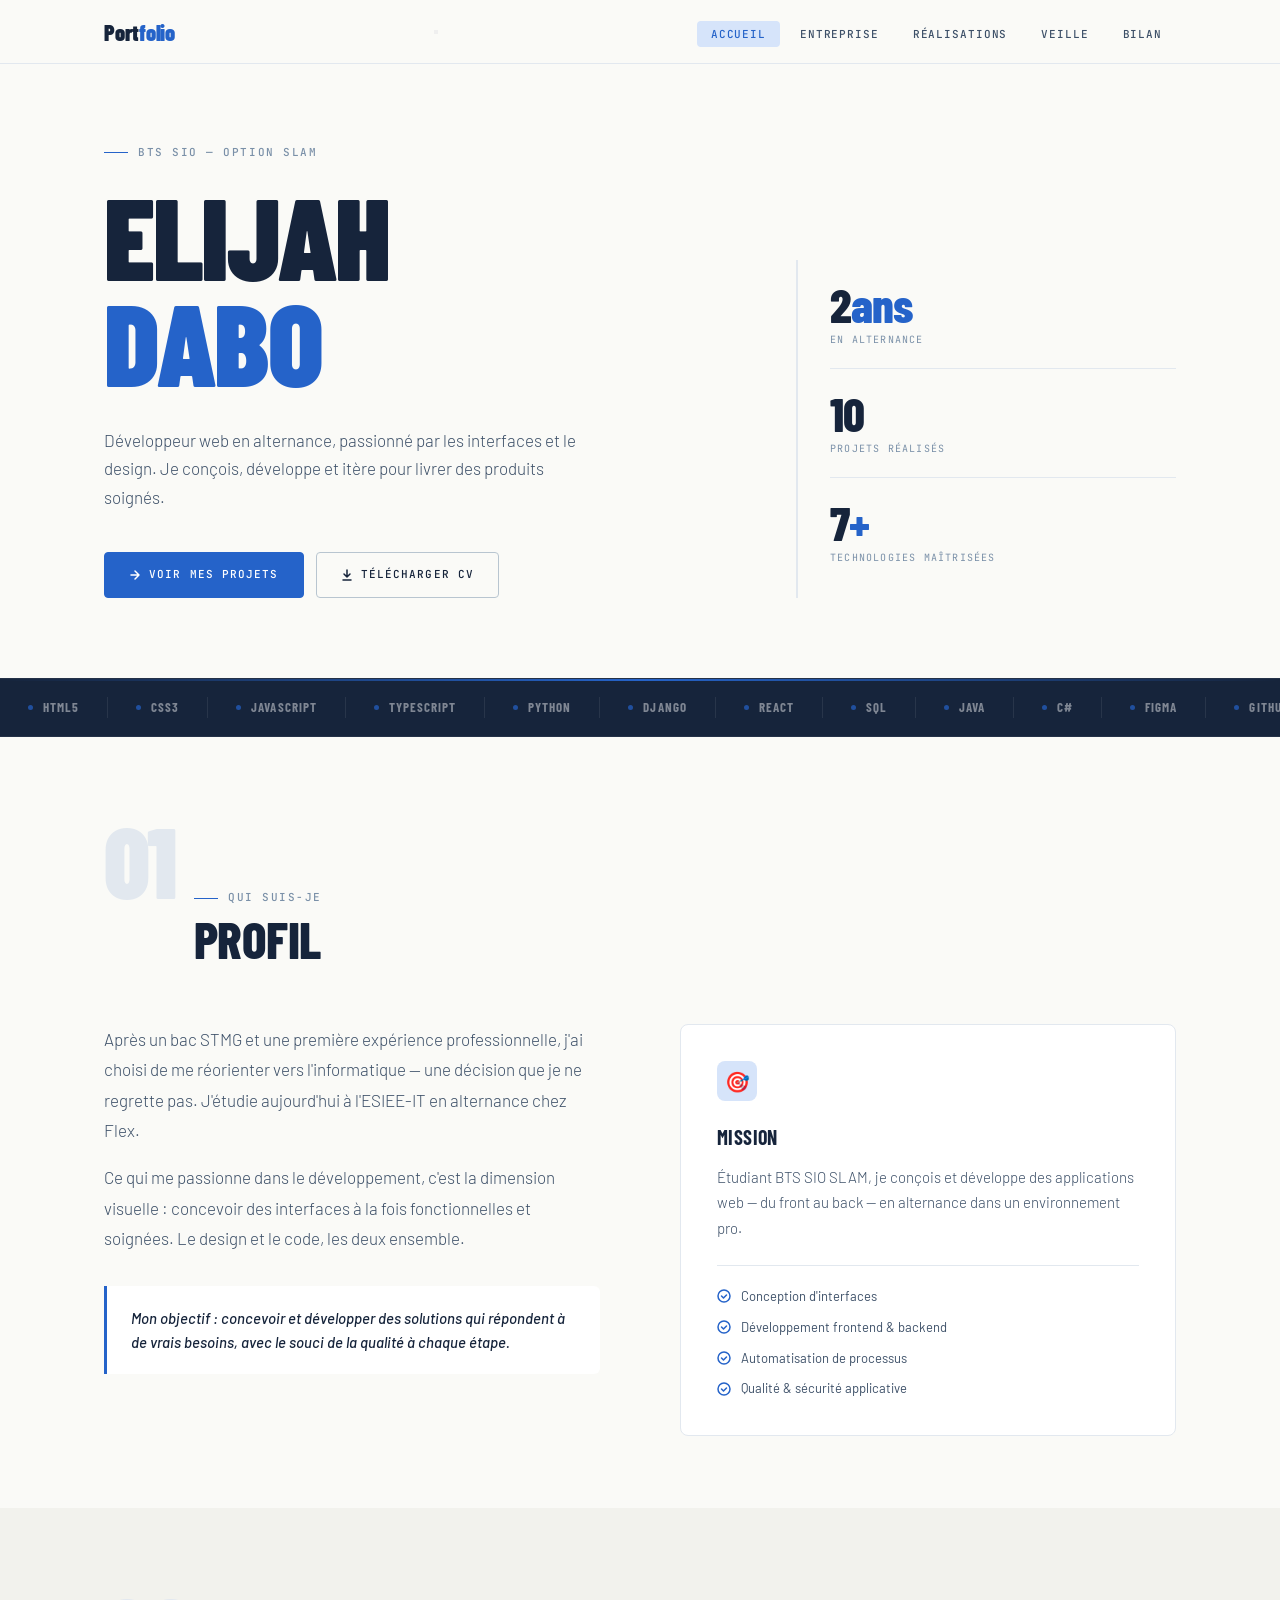
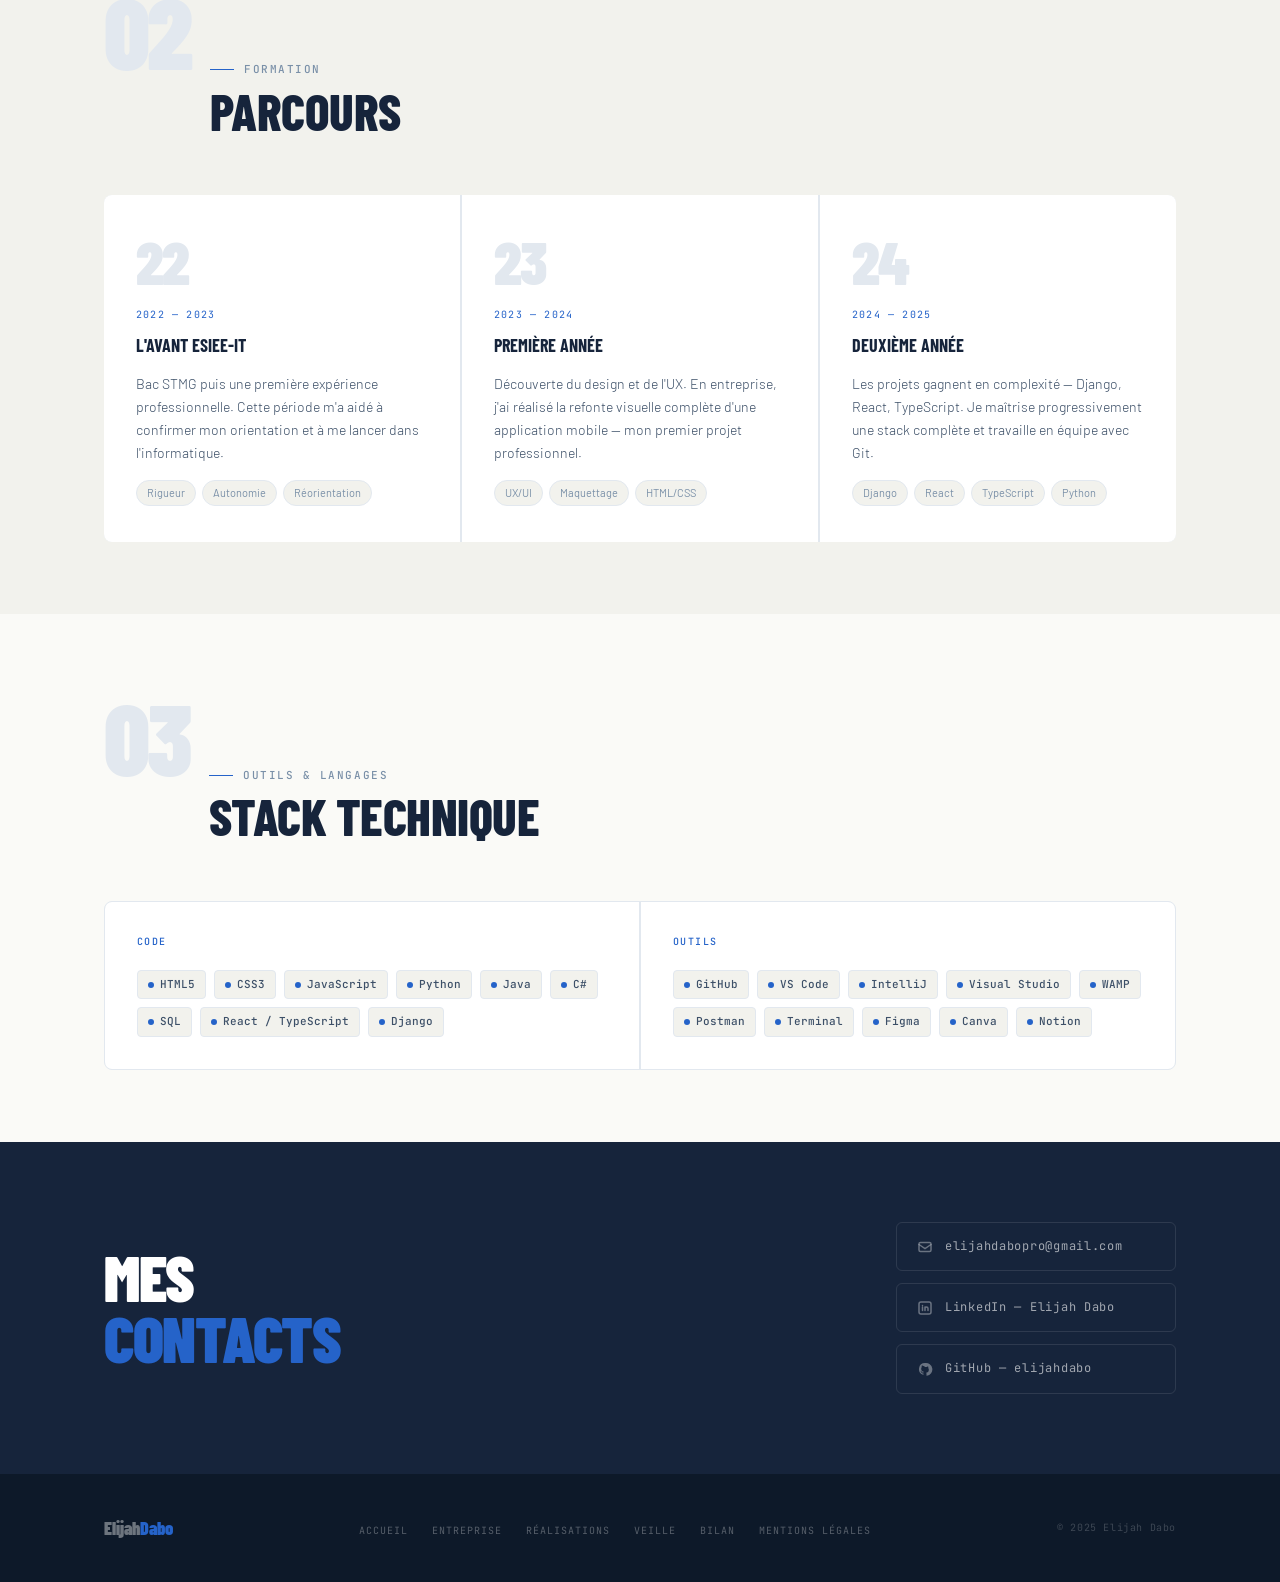
<file: index.html>
<!DOCTYPE html>
<html lang="fr">
<head>
  <meta charset="UTF-8" />
  <meta name="viewport" content="width=device-width, initial-scale=1.0"/>
  <title>Elijah Dabo — Développeur Web</title>
  <link rel="preconnect" href="https://fonts.googleapis.com">
  <link rel="preconnect" href="https://fonts.gstatic.com" crossorigin>
  <link href="https://fonts.googleapis.com/css2?family=Barlow+Condensed:wght@400;600;700;800;900&family=Barlow:ital,wght@0,300;0,400;0,500;0,600;1,300&family=JetBrains+Mono:wght@400;500&display=swap" rel="stylesheet">
  <link rel="stylesheet" href="css/styles.css">
</head>
<body>

  <!-- NAVBAR -->
  <nav class="nav" role="navigation">
    <div class="nav-inner">
      <a href="index.html" class="nav-logo">Port<span>folio</span></a>
      <button class="nav-burger" aria-label="Menu" aria-expanded="false">
        <span></span><span></span><span></span>
      </button>
      <ul class="nav-links">
        <li><a href="index.html" class="active">Accueil</a></li>
        <li><a href="entreprise.html">Entreprise</a></li>
        <li><a href="realisations.html">Réalisations</a></li>
        <li><a href="veille.html">Veille</a></li>
        <li><a href="bilan.html">Bilan</a></li>
      </ul>
    </div>
  </nav>

  <!-- HERO -->
  <section class="hero">
    <div class="hero-inner">
      <div>
        <div class="hero-eyebrow">
          <span class="section-label">BTS SIO — Option SLAM</span>
        </div>
        <h1 class="hero-title">
          Elijah<br>
          <span class="accent">Dabo</span>
        </h1>
        <p class="hero-sub">
          Développeur web en alternance, passionné par les interfaces et le design. Je conçois, développe et itère pour livrer des produits soignés.
        </p>
        <div class="hero-ctas">
          <a href="realisations.html" class="btn btn-primary">
            <svg width="12" height="12" viewBox="0 0 12 12" fill="none"><path d="M2 6h8M6 2l4 4-4 4" stroke="currentColor" stroke-width="1.5" stroke-linecap="round" stroke-linejoin="round"/></svg>
            Voir mes projets
          </a>
          <a href="assets/documents/images/elijah-cv.jpg" download class="btn btn-ghost">
            <svg width="12" height="12" viewBox="0 0 12 12" fill="none"><path d="M6 1v7M3 5l3 3 3-3M2 11h8" stroke="currentColor" stroke-width="1.5" stroke-linecap="round" stroke-linejoin="round"/></svg>
            Télécharger CV
          </a>
        </div>
      </div>

      <div class="hero-stats">
        <div class="stat-item">
          <div class="stat-num">2<span>ans</span></div>
          <div class="stat-label">En alternance</div>
        </div>
        <div class="stat-item">
          <div class="stat-num">10</div>
          <div class="stat-label">Projets réalisés</div>
        </div>
        <div class="stat-item">
          <div class="stat-num">7<span>+</span></div>
          <div class="stat-label">Technologies maîtrisées</div>
        </div>
      </div>
    </div>

    <div class="hero-band">
      <div class="ticker-track">
        <div class="ticker-set">
          <div class="ticker-item"><span class="ticker-dot"></span><span class="ticker-item-name">HTML5</span></div>
          <div class="ticker-item"><span class="ticker-dot"></span><span class="ticker-item-name">CSS3</span></div>
          <div class="ticker-item"><span class="ticker-dot"></span><span class="ticker-item-name">JavaScript</span></div>
          <div class="ticker-item"><span class="ticker-dot"></span><span class="ticker-item-name">TypeScript</span></div>
          <div class="ticker-item"><span class="ticker-dot"></span><span class="ticker-item-name">Python</span></div>
          <div class="ticker-item"><span class="ticker-dot"></span><span class="ticker-item-name">Django</span></div>
          <div class="ticker-item"><span class="ticker-dot"></span><span class="ticker-item-name">React</span></div>
          <div class="ticker-item"><span class="ticker-dot"></span><span class="ticker-item-name">SQL</span></div>
          <div class="ticker-item"><span class="ticker-dot"></span><span class="ticker-item-name">Java</span></div>
          <div class="ticker-item"><span class="ticker-dot"></span><span class="ticker-item-name">C#</span></div>
          <div class="ticker-item"><span class="ticker-dot"></span><span class="ticker-item-name">Figma</span></div>
          <div class="ticker-item"><span class="ticker-dot"></span><span class="ticker-item-name">GitHub</span></div>
          <div class="ticker-item"><span class="ticker-dot"></span><span class="ticker-item-name">VS Code</span></div>
        </div>
        <div class="ticker-set">
          <div class="ticker-item"><span class="ticker-dot"></span><span class="ticker-item-name">HTML5</span></div>
          <div class="ticker-item"><span class="ticker-dot"></span><span class="ticker-item-name">CSS3</span></div>
          <div class="ticker-item"><span class="ticker-dot"></span><span class="ticker-item-name">JavaScript</span></div>
          <div class="ticker-item"><span class="ticker-dot"></span><span class="ticker-item-name">TypeScript</span></div>
          <div class="ticker-item"><span class="ticker-dot"></span><span class="ticker-item-name">Python</span></div>
          <div class="ticker-item"><span class="ticker-dot"></span><span class="ticker-item-name">Django</span></div>
          <div class="ticker-item"><span class="ticker-dot"></span><span class="ticker-item-name">React</span></div>
          <div class="ticker-item"><span class="ticker-dot"></span><span class="ticker-item-name">SQL</span></div>
          <div class="ticker-item"><span class="ticker-dot"></span><span class="ticker-item-name">Java</span></div>
          <div class="ticker-item"><span class="ticker-dot"></span><span class="ticker-item-name">C#</span></div>
          <div class="ticker-item"><span class="ticker-dot"></span><span class="ticker-item-name">Figma</span></div>
          <div class="ticker-item"><span class="ticker-dot"></span><span class="ticker-item-name">GitHub</span></div>
          <div class="ticker-item"><span class="ticker-dot"></span><span class="ticker-item-name">VS Code</span></div>
        </div>
      </div>
    </div>
  </section>

  <!-- 01 — PROFIL -->
  <section class="section" id="profil">
    <div class="container">
      <div class="section-header">
        <div class="section-number">01</div>
        <div class="section-title-block">
          <span class="section-label" style="margin-bottom:8px;">Qui suis-je</span>
          <h2 class="section-title">Profil</h2>
        </div>
      </div>

      <div class="profil-grid">
        <div class="profil-text">
          <p>
            Après un bac STMG et une première expérience professionnelle, j'ai choisi de me réorienter vers l'informatique — une décision que je ne regrette pas. J'étudie aujourd'hui à l'ESIEE-IT en alternance chez Flex.
          </p>
          <p>
            Ce qui me passionne dans le développement, c'est la dimension visuelle : concevoir des interfaces à la fois fonctionnelles et soignées. Le design et le code, les deux ensemble.
          </p>
          <div class="highlight-box">
            <p>Mon objectif : concevoir et développer des solutions qui répondent à de vrais besoins, avec le souci de la qualité à chaque étape.</p>
          </div>
        </div>

        <div class="mission-card">
          <div class="mission-icon">🎯</div>
          <h3>Mission</h3>
          <p>
            Étudiant BTS SIO SLAM, je conçois et développe des applications web — du front au back — en alternance dans un environnement pro.
          </p>
          <div class="checklist">
            <div class="checklist-item">
              <svg width="14" height="14" viewBox="0 0 14 14" fill="none"><circle cx="7" cy="7" r="6" stroke="#2563C9" stroke-width="1.5"/><path d="M4.5 7l2 2 3-3" stroke="#2563C9" stroke-width="1.5" stroke-linecap="round" stroke-linejoin="round"/></svg>
              Conception d'interfaces
            </div>
            <div class="checklist-item">
              <svg width="14" height="14" viewBox="0 0 14 14" fill="none"><circle cx="7" cy="7" r="6" stroke="#2563C9" stroke-width="1.5"/><path d="M4.5 7l2 2 3-3" stroke="#2563C9" stroke-width="1.5" stroke-linecap="round" stroke-linejoin="round"/></svg>
              Développement frontend & backend
            </div>
            <div class="checklist-item">
              <svg width="14" height="14" viewBox="0 0 14 14" fill="none"><circle cx="7" cy="7" r="6" stroke="#2563C9" stroke-width="1.5"/><path d="M4.5 7l2 2 3-3" stroke="#2563C9" stroke-width="1.5" stroke-linecap="round" stroke-linejoin="round"/></svg>
              Automatisation de processus
            </div>
            <div class="checklist-item">
              <svg width="14" height="14" viewBox="0 0 14 14" fill="none"><circle cx="7" cy="7" r="6" stroke="#2563C9" stroke-width="1.5"/><path d="M4.5 7l2 2 3-3" stroke="#2563C9" stroke-width="1.5" stroke-linecap="round" stroke-linejoin="round"/></svg>
              Qualité & sécurité applicative
            </div>
          </div>
        </div>
      </div>
    </div>
  </section>

  <!-- 02 — PARCOURS -->
  <section class="section section-alt" id="parcours">
    <div class="container">
      <div class="section-header">
        <div class="section-number">02</div>
        <div class="section-title-block">
          <span class="section-label" style="margin-bottom:8px;">Formation</span>
          <h2 class="section-title">Parcours</h2>
        </div>
      </div>

      <div class="timeline">
        <div class="timeline-item">
          <div class="timeline-year">22</div>
          <div class="timeline-period">2022 — 2023</div>
          <div class="timeline-title-item">L'avant ESIEE-IT</div>
          <p class="timeline-body">
            Bac STMG puis une première expérience professionnelle. Cette période m'a aidé à confirmer mon orientation et à me lancer dans l'informatique.
          </p>
          <div class="timeline-skills">
            <span class="skill-pill">Rigueur</span>
            <span class="skill-pill">Autonomie</span>
            <span class="skill-pill">Réorientation</span>
          </div>
        </div>

        <div class="timeline-item">
          <div class="timeline-year">23</div>
          <div class="timeline-period">2023 — 2024</div>
          <div class="timeline-title-item">Première Année</div>
          <p class="timeline-body">
            Découverte du design et de l'UX. En entreprise, j'ai réalisé la refonte visuelle complète d'une application mobile — mon premier projet professionnel.
          </p>
          <div class="timeline-skills">
            <span class="skill-pill">UX/UI</span>
            <span class="skill-pill">Maquettage</span>
            <span class="skill-pill">HTML/CSS</span>
          </div>
        </div>

        <div class="timeline-item">
          <div class="timeline-year">24</div>
          <div class="timeline-period">2024 — 2025</div>
          <div class="timeline-title-item">Deuxième Année</div>
          <p class="timeline-body">
            Les projets gagnent en complexité — Django, React, TypeScript. Je maîtrise progressivement une stack complète et travaille en équipe avec Git.
          </p>
          <div class="timeline-skills">
            <span class="skill-pill">Django</span>
            <span class="skill-pill">React</span>
            <span class="skill-pill">TypeScript</span>
            <span class="skill-pill">Python</span>
          </div>
        </div>
      </div>
    </div>
  </section>

  <!-- 03 — STACK TECHNIQUE -->
  <section class="section" id="stack">
    <div class="container">
      <div class="section-header">
        <div class="section-number">03</div>
        <div class="section-title-block">
          <span class="section-label" style="margin-bottom:8px;">Outils & Langages</span>
          <h2 class="section-title">Stack Technique</h2>
        </div>
      </div>

      <div class="stack-grid" style="grid-template-columns: repeat(2, 1fr);">
        <div class="stack-category">
          <span class="stack-cat-label">Code</span>
          <ul class="tech-list">
            <li class="tech-tag"><span class="dot"></span>HTML5</li>
            <li class="tech-tag"><span class="dot"></span>CSS3</li>
            <li class="tech-tag"><span class="dot"></span>JavaScript</li>
            <li class="tech-tag"><span class="dot"></span>Python</li>
            <li class="tech-tag"><span class="dot"></span>Java</li>
            <li class="tech-tag"><span class="dot"></span>C#</li>
            <li class="tech-tag"><span class="dot"></span>SQL</li>
            <li class="tech-tag"><span class="dot"></span>React / TypeScript</li>
            <li class="tech-tag"><span class="dot"></span>Django</li>
          </ul>
        </div>
        <div class="stack-category">
          <span class="stack-cat-label">Outils</span>
          <ul class="tech-list">
            <li class="tech-tag"><span class="dot"></span>GitHub</li>
            <li class="tech-tag"><span class="dot"></span>VS Code</li>
            <li class="tech-tag"><span class="dot"></span>IntelliJ</li>
            <li class="tech-tag"><span class="dot"></span>Visual Studio</li>
            <li class="tech-tag"><span class="dot"></span>WAMP</li>
            <li class="tech-tag"><span class="dot"></span>Postman</li>
            <li class="tech-tag"><span class="dot"></span>Terminal</li>
            <li class="tech-tag"><span class="dot"></span>Figma</li>
            <li class="tech-tag"><span class="dot"></span>Canva</li>
            <li class="tech-tag"><span class="dot"></span>Notion</li>
          </ul>
        </div>
      </div>
    </div>
  </section>

  <!-- CONTACT STRIP -->
  <div class="contact-strip">
    <div class="contact-inner">
      <h2 class="contact-title">
        Mes<br>
        <span class="accent">contacts</span>
      </h2>
      <div class="contact-links">
        <a href="mailto:elijahdabopro@gmail.com" class="contact-link">
          <svg width="16" height="16" viewBox="0 0 16 16" fill="none"><rect x="2" y="3.5" width="12" height="9" rx="1.5" stroke="currentColor" stroke-width="1.5"/><path d="M2 5.5l6 4 6-4" stroke="currentColor" stroke-width="1.5" stroke-linecap="round"/></svg>
          elijahdabopro@gmail.com
        </a>
        <a href="https://www.linkedin.com/in/elijah-dabo" target="_blank" rel="noopener" class="contact-link">
          <svg width="16" height="16" viewBox="0 0 16 16" fill="none"><rect x="2" y="2" width="12" height="12" rx="2" stroke="currentColor" stroke-width="1.5"/><path d="M5.5 7v3.5M5.5 5.5v.01M8 7v3.5M8 8.5c0-1 .5-1.5 1.5-1.5s1.5.5 1.5 1.5v2" stroke="currentColor" stroke-width="1.5" stroke-linecap="round" stroke-linejoin="round"/></svg>
          LinkedIn — Elijah Dabo
        </a>
        <a href="https://github.com/elijahdabo" target="_blank" rel="noopener" class="contact-link">
          <svg width="16" height="16" viewBox="0 0 16 16" fill="none"><path d="M8 2a6 6 0 00-1.897 11.693c.3.055.41-.13.41-.29v-1.02c-1.668.363-2.018-.805-2.018-.805-.272-.692-.665-.876-.665-.876-.544-.372.041-.365.041-.365.602.042.919.619.919.619.535.917 1.403.652 1.745.498.054-.387.209-.652.38-.802-1.332-.152-2.731-.666-2.731-2.962 0-.654.234-1.19.617-1.608-.062-.152-.268-.761.059-1.587 0 0 .503-.161 1.647.614A5.74 5.74 0 018 5.89a5.74 5.74 0 011.498.202c1.144-.775 1.647-.614 1.647-.614.327.826.121 1.435.059 1.587.384.419.617.954.617 1.608 0 2.303-1.402 2.809-2.737 2.957.215.185.407.55.407 1.11v1.644c0 .161.109.347.413.289A6 6 0 008 2z" fill="currentColor"/></svg>
          GitHub — elijahdabo
        </a>
      </div>
    </div>
  </div>

  <!-- FOOTER -->
  <footer class="footer">
    <div class="footer-inner">
      <div class="footer-logo">Elijah<span>Dabo</span></div>
      <ul class="footer-nav">
        <li><a href="index.html">Accueil</a></li>
        <li><a href="entreprise.html">Entreprise</a></li>
        <li><a href="realisations.html">Réalisations</a></li>
        <li><a href="veille.html">Veille</a></li>
        <li><a href="bilan.html">Bilan</a></li>
        <li><a href="mentions-legales.html">Mentions légales</a></li>
      </ul>
      <div class="footer-copy">© 2025 Elijah Dabo</div>
    </div>
  </footer>

  <script src="js/main.js"></script>
</body>
</html>
</file>
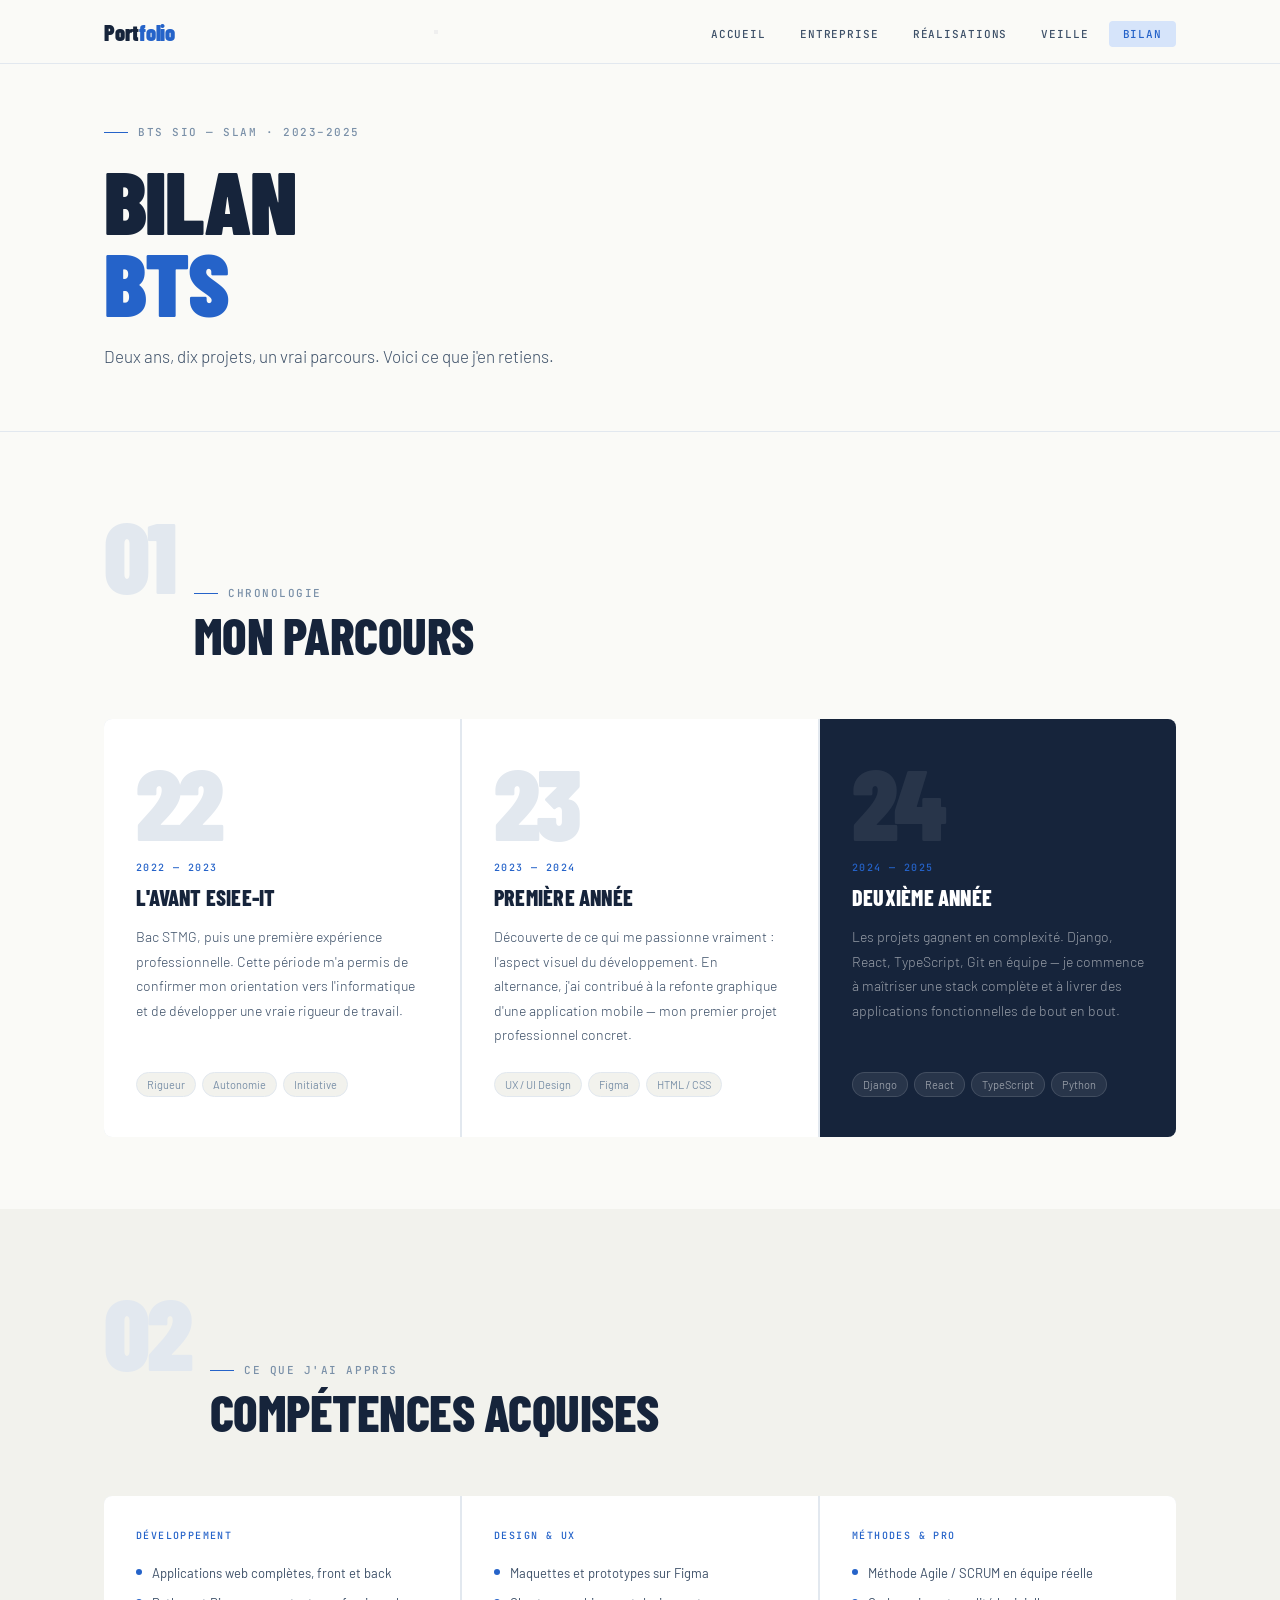
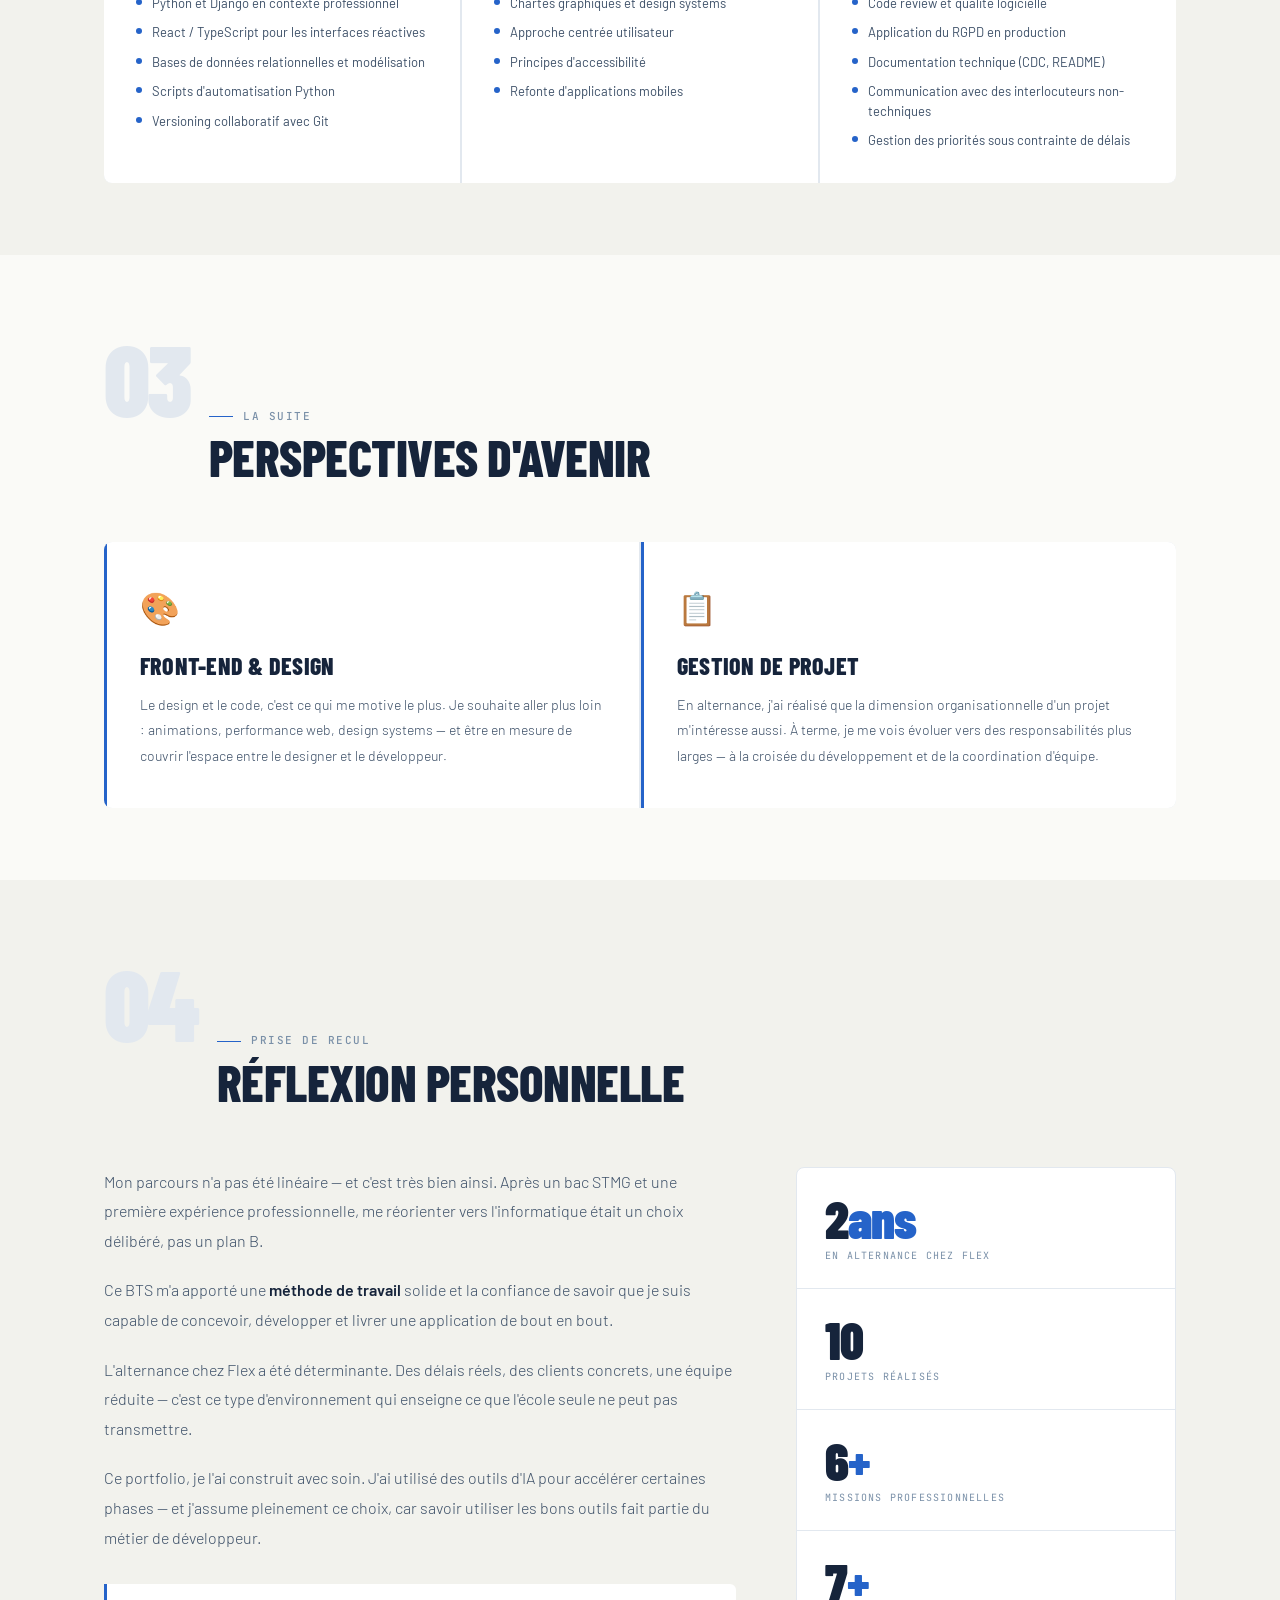
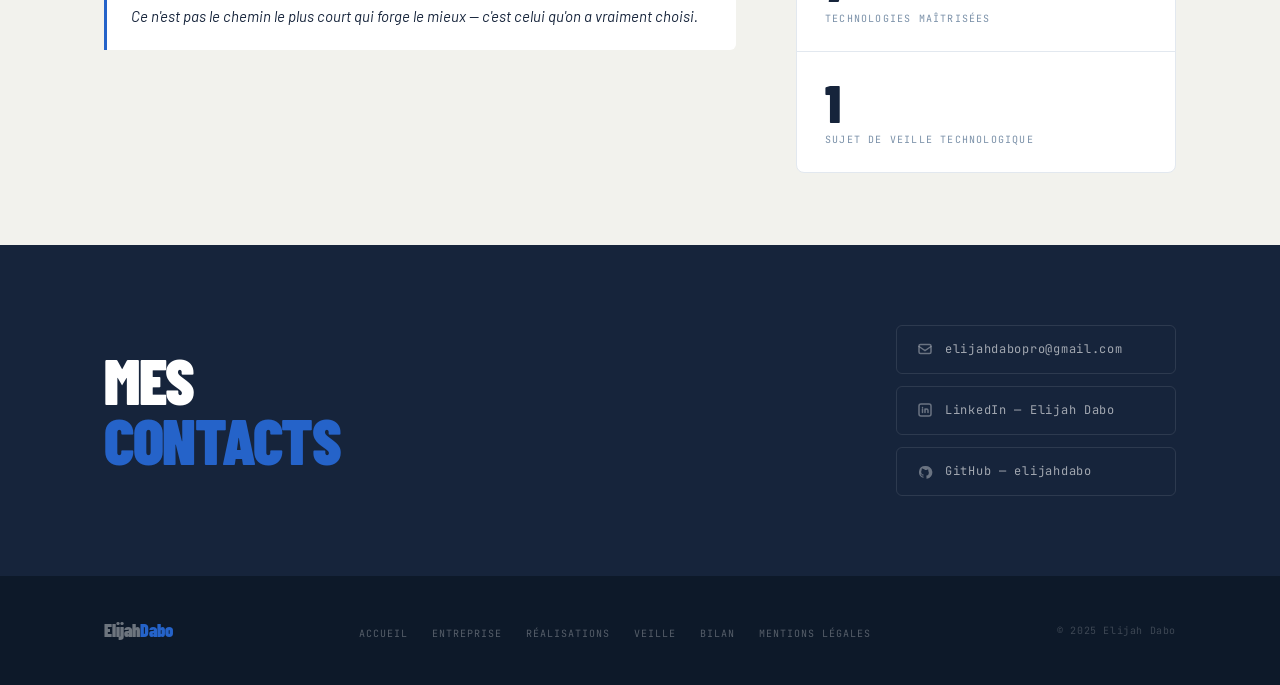
<file: bilan.html>
<!DOCTYPE html>
<html lang="fr">
<head>
  <meta charset="UTF-8" />
  <meta name="viewport" content="width=device-width, initial-scale=1.0"/>
  <title>Bilan — Elijah Dabo</title>
  <link rel="preconnect" href="https://fonts.googleapis.com">
  <link rel="preconnect" href="https://fonts.gstatic.com" crossorigin>
  <link href="https://fonts.googleapis.com/css2?family=Barlow+Condensed:wght@400;600;700;800;900&family=Barlow:ital,wght@0,300;0,400;0,500;0,600;1,300&family=JetBrains+Mono:wght@400;500&display=swap" rel="stylesheet">
  <link rel="stylesheet" href="css/styles.css">
  <style>
    .parcours-timeline {
      display: grid;
      grid-template-columns: repeat(3, 1fr);
      gap: 2px;
      background: var(--rule);
      border-radius: 8px;
      overflow: hidden;
    }
    .parcours-step {
      background: var(--white);
      padding: 40px 32px;
      position: relative;
      display: flex;
      flex-direction: column;
    }
    .parcours-step-num {
      font-family: var(--font-display);
      font-weight: 900;
      font-size: 100px;
      line-height: .85;
      color: var(--rule);
      letter-spacing: -.04em;
      margin-bottom: 0;
      user-select: none;
    }
    .parcours-step-period {
      font-family: var(--font-mono);
      font-size: 10px;
      font-weight: 500;
      letter-spacing: .14em;
      text-transform: uppercase;
      color: var(--accent);
      margin-bottom: 10px;
      margin-top: 16px;
    }
    .parcours-step-title {
      font-family: var(--font-display);
      font-weight: 800;
      font-size: 22px;
      text-transform: uppercase;
      letter-spacing: .01em;
      color: var(--ink);
      margin-bottom: 16px;
      line-height: 1.05;
    }
    .parcours-step-body {
      font-size: 14px;
      font-weight: 300;
      color: var(--ink-2);
      line-height: 1.75;
      flex: 1;
      margin-bottom: 24px;
    }
    .parcours-step-skills {
      display: flex;
      flex-wrap: wrap;
      gap: 6px;
      margin-top: auto;
    }
    .parcours-step.highlight { background: var(--ink); }
    .parcours-step.highlight .parcours-step-num { color: rgba(255,255,255,.08); }
    .parcours-step.highlight .parcours-step-period { color: var(--accent); }
    .parcours-step.highlight .parcours-step-title { color: #fff; }
    .parcours-step.highlight .parcours-step-body { color: rgba(255,255,255,.55); }
    .parcours-step.highlight .skill-pill {
      background: rgba(255,255,255,.08);
      border-color: rgba(255,255,255,.12);
      color: rgba(255,255,255,.5);
    }
    .perspectives-grid {
      display: grid;
      grid-template-columns: 1fr 1fr;
      gap: 2px;
      background: var(--rule);
      border-radius: 8px;
      overflow: hidden;
    }
    .perspective-card {
      background: var(--white);
      padding: 40px 36px;
      position: relative;
      overflow: hidden;
    }
    .perspective-card::before {
      content: '';
      position: absolute;
      top: 0; left: 0;
      width: 3px; height: 100%;
      background: var(--accent);
    }
    .perspective-icon { font-size: 32px; margin-bottom: 20px; display: block; }
    .perspective-card h3 {
      font-family: var(--font-display);
      font-weight: 800;
      font-size: 24px;
      text-transform: uppercase;
      letter-spacing: .01em;
      color: var(--ink);
      margin-bottom: 14px;
      line-height: 1.05;
    }
    .perspective-card p {
      font-size: 14px;
      font-weight: 300;
      color: var(--ink-2);
      line-height: 1.8;
      margin-bottom: 12px;
    }
    .perspective-card p:last-of-type { margin-bottom: 0; }
    .reflexion-layout {
      display: grid;
      grid-template-columns: 1fr 380px;
      gap: 60px;
      align-items: start;
    }
    .reflexion-text p {
      font-size: 16px;
      font-weight: 300;
      color: var(--ink-2);
      line-height: 1.85;
      margin-bottom: 20px;
    }
    .reflexion-text p:last-child { margin-bottom: 0; }
    .reflexion-text strong { font-weight: 600; color: var(--ink); }
    .bilan-stats {
      background: var(--white);
      border: 1px solid var(--rule);
      border-radius: 8px;
      overflow: hidden;
    }
    .bilan-stat-item {
      padding: 24px 28px;
      border-bottom: 1px solid var(--rule);
    }
    .bilan-stat-item:last-child { border-bottom: none; }
    .bilan-stat-num {
      font-family: var(--font-display);
      font-weight: 900;
      font-size: 52px;
      line-height: 1;
      color: var(--ink);
      letter-spacing: -.02em;
    }
    .bilan-stat-num span { color: var(--accent); }
    .bilan-stat-label {
      font-family: var(--font-mono);
      font-size: 10px;
      letter-spacing: .12em;
      text-transform: uppercase;
      color: var(--ink-3);
      margin-top: 4px;
    }
    .quote-block {
      border-left: 3px solid var(--accent);
      padding: 20px 24px;
      background: var(--white);
      border-radius: 0 6px 6px 0;
      margin-top: 32px;
    }
    .quote-block p {
      font-size: 15px !important;
      font-weight: 400 !important;
      color: var(--ink) !important;
      font-style: italic;
      line-height: 1.7 !important;
      margin: 0 !important;
    }
    .competences-grid {
      display: grid;
      grid-template-columns: repeat(3, 1fr);
      gap: 2px;
      background: var(--rule);
      border-radius: 8px;
      overflow: hidden;
    }
    .competence-cell { background: var(--white); padding: 32px; }
    .competence-cell-label {
      font-family: var(--font-mono);
      font-size: 10px;
      font-weight: 500;
      letter-spacing: .14em;
      text-transform: uppercase;
      color: var(--accent);
      margin-bottom: 20px;
      display: block;
    }
    .competence-list {
      display: flex;
      flex-direction: column;
      gap: 10px;
      list-style: none;
    }
    .competence-list li {
      display: flex;
      align-items: flex-start;
      gap: 10px;
      font-size: 13px;
      color: var(--ink-2);
      line-height: 1.5;
    }
    .competence-list li::before {
      content: '';
      display: block;
      width: 6px; height: 6px;
      border-radius: 50%;
      background: var(--accent);
      flex-shrink: 0;
      margin-top: 5px;
    }
    @media (max-width: 900px) {
      .parcours-timeline   { grid-template-columns: 1fr; }
      .perspectives-grid   { grid-template-columns: 1fr; }
      .reflexion-layout    { grid-template-columns: 1fr; }
      .competences-grid    { grid-template-columns: 1fr; }
    }
  </style>
</head>
<body>

  <nav class="nav" role="navigation">
    <div class="nav-inner">
      <a href="index.html" class="nav-logo">Port<span>folio</span></a>
      <button class="nav-burger" aria-label="Menu" aria-expanded="false">
        <span></span><span></span><span></span>
      </button>
      <ul class="nav-links">
        <li><a href="index.html">Accueil</a></li>
        <li><a href="entreprise.html">Entreprise</a></li>
        <li><a href="realisations.html">Réalisations</a></li>
        <li><a href="veille.html">Veille</a></li>
        <li><a href="bilan.html" class="active">Bilan</a></li>
      </ul>
    </div>
  </nav>

  <section class="page-hero">
    <div class="page-hero-inner">
      <span class="section-label" style="margin-bottom:16px;">BTS SIO — SLAM · 2023–2025</span>
      <h1 class="page-hero-title">
        Bilan<br>
        <span class="accent">BTS</span>
      </h1>
      <p class="page-hero-sub">
        Deux ans, dix projets, un vrai parcours. Voici ce que j'en retiens.
      </p>
    </div>
  </section>

  <!-- 01 — MON PARCOURS -->
  <section class="section" id="parcours">
    <div class="container">
      <div class="section-header">
        <div class="section-number">01</div>
        <div class="section-title-block">
          <span class="section-label" style="margin-bottom:8px;">Chronologie</span>
          <h2 class="section-title">Mon parcours</h2>
        </div>
      </div>

      <div class="parcours-timeline">
        <div class="parcours-step">
          <div class="parcours-step-num">22</div>
          <div class="parcours-step-period">2022 — 2023</div>
          <h3 class="parcours-step-title">L'avant ESIEE-IT</h3>
          <p class="parcours-step-body">
            Bac STMG, puis une première expérience professionnelle. Cette période m'a permis de confirmer mon orientation vers l'informatique et de développer une vraie rigueur de travail.
          </p>
          <div class="parcours-step-skills">
            <span class="skill-pill">Rigueur</span>
            <span class="skill-pill">Autonomie</span>
            <span class="skill-pill">Initiative</span>
          </div>
        </div>

        <div class="parcours-step">
          <div class="parcours-step-num">23</div>
          <div class="parcours-step-period">2023 — 2024</div>
          <h3 class="parcours-step-title">Première année</h3>
          <p class="parcours-step-body">
            Découverte de ce qui me passionne vraiment : l'aspect visuel du développement. En alternance, j'ai contribué à la refonte graphique d'une application mobile — mon premier projet professionnel concret.
          </p>
          <div class="parcours-step-skills">
            <span class="skill-pill">UX / UI Design</span>
            <span class="skill-pill">Figma</span>
            <span class="skill-pill">HTML / CSS</span>
          </div>
        </div>

        <div class="parcours-step highlight">
          <div class="parcours-step-num">24</div>
          <div class="parcours-step-period">2024 — 2025</div>
          <h3 class="parcours-step-title">Deuxième année</h3>
          <p class="parcours-step-body">
            Les projets gagnent en complexité. Django, React, TypeScript, Git en équipe — je commence à maîtriser une stack complète et à livrer des applications fonctionnelles de bout en bout.
          </p>
          <div class="parcours-step-skills">
            <span class="skill-pill">Django</span>
            <span class="skill-pill">React</span>
            <span class="skill-pill">TypeScript</span>
            <span class="skill-pill">Python</span>
          </div>
        </div>
      </div>
    </div>
  </section>

  <!-- 02 — COMPÉTENCES ACQUISES -->
  <section class="section section-alt" id="competences">
    <div class="container">
      <div class="section-header">
        <div class="section-number">02</div>
        <div class="section-title-block">
          <span class="section-label" style="margin-bottom:8px;">Ce que j'ai appris</span>
          <h2 class="section-title">Compétences acquises</h2>
        </div>
      </div>

      <div class="competences-grid">
        <div class="competence-cell">
          <span class="competence-cell-label">Développement</span>
          <ul class="competence-list">
            <li>Applications web complètes, front et back</li>
            <li>Python et Django en contexte professionnel</li>
            <li>React / TypeScript pour les interfaces réactives</li>
            <li>Bases de données relationnelles et modélisation</li>
            <li>Scripts d'automatisation Python</li>
            <li>Versioning collaboratif avec Git</li>
          </ul>
        </div>
        <div class="competence-cell">
          <span class="competence-cell-label">Design & UX</span>
          <ul class="competence-list">
            <li>Maquettes et prototypes sur Figma</li>
            <li>Chartes graphiques et design systems</li>
            <li>Approche centrée utilisateur</li>
            <li>Principes d'accessibilité</li>
            <li>Refonte d'applications mobiles</li>
          </ul>
        </div>
        <div class="competence-cell">
          <span class="competence-cell-label">Méthodes & Pro</span>
          <ul class="competence-list">
            <li>Méthode Agile / SCRUM en équipe réelle</li>
            <li>Code review et qualité logicielle</li>
            <li>Application du RGPD en production</li>
            <li>Documentation technique (CDC, README)</li>
            <li>Communication avec des interlocuteurs non-techniques</li>
            <li>Gestion des priorités sous contrainte de délais</li>
          </ul>
        </div>
      </div>
    </div>
  </section>

  <!-- 03 — PERSPECTIVES -->
  <section class="section" id="perspectives">
    <div class="container">
      <div class="section-header">
        <div class="section-number">03</div>
        <div class="section-title-block">
          <span class="section-label" style="margin-bottom:8px;">La suite</span>
          <h2 class="section-title">Perspectives d'avenir</h2>
        </div>
      </div>

      <div class="perspectives-grid">
        <div class="perspective-card">
          <span class="perspective-icon">🎨</span>
          <h3>Front-end & Design</h3>
          <p>
            Le design et le code, c'est ce qui me motive le plus. Je souhaite aller plus loin : animations, performance web, design systems — et être en mesure de couvrir l'espace entre le designer et le développeur.
          </p>
        </div>

        <div class="perspective-card">
          <span class="perspective-icon">📋</span>
          <h3>Gestion de projet</h3>
          <p>
            En alternance, j'ai réalisé que la dimension organisationnelle d'un projet m'intéresse aussi. À terme, je me vois évoluer vers des responsabilités plus larges — à la croisée du développement et de la coordination d'équipe.
          </p>
        </div>
      </div>
    </div>
  </section>

  <!-- 04 — RÉFLEXION PERSONNELLE -->
  <section class="section section-alt" id="reflexion">
    <div class="container">
      <div class="section-header">
        <div class="section-number">04</div>
        <div class="section-title-block">
          <span class="section-label" style="margin-bottom:8px;">Prise de recul</span>
          <h2 class="section-title">Réflexion personnelle</h2>
        </div>
      </div>

      <div class="reflexion-layout">
        <div class="reflexion-text">
          <p>
            Mon parcours n'a pas été linéaire — et c'est très bien ainsi. Après un bac STMG et une première expérience professionnelle, me réorienter vers l'informatique était un choix délibéré, pas un plan B.
          </p>
          <p>
            Ce BTS m'a apporté une <strong>méthode de travail</strong> solide et la confiance de savoir que je suis capable de concevoir, développer et livrer une application de bout en bout.
          </p>
          <p>
            L'alternance chez Flex a été déterminante. Des délais réels, des clients concrets, une équipe réduite — c'est ce type d'environnement qui enseigne ce que l'école seule ne peut pas transmettre.
          </p>
          <p>
            Ce portfolio, je l'ai construit avec soin. J'ai utilisé des outils d'IA pour accélérer certaines phases — et j'assume pleinement ce choix, car savoir utiliser les bons outils fait partie du métier de développeur.
          </p>

          <div class="quote-block">
            <p>Ce n'est pas le chemin le plus court qui forge le mieux — c'est celui qu'on a vraiment choisi.</p>
          </div>
        </div>

        <div>
          <div class="bilan-stats">
            <div class="bilan-stat-item">
              <div class="bilan-stat-num">2<span>ans</span></div>
              <div class="bilan-stat-label">En alternance chez Flex</div>
            </div>
            <div class="bilan-stat-item">
              <div class="bilan-stat-num">10</div>
              <div class="bilan-stat-label">Projets réalisés</div>
            </div>
            <div class="bilan-stat-item">
              <div class="bilan-stat-num">6<span>+</span></div>
              <div class="bilan-stat-label">Missions professionnelles</div>
            </div>
            <div class="bilan-stat-item">
              <div class="bilan-stat-num">7<span>+</span></div>
              <div class="bilan-stat-label">Technologies maîtrisées</div>
            </div>
            <div class="bilan-stat-item">
              <div class="bilan-stat-num">1</div>
              <div class="bilan-stat-label">Sujet de veille technologique</div>
            </div>
          </div>
        </div>
      </div>
    </div>
  </section>

  <div class="contact-strip">
    <div class="contact-inner">
      <h2 class="contact-title">Mes<br><span class="accent">contacts</span></h2>
      <div class="contact-links">
        <a href="mailto:elijahdabopro@gmail.com" class="contact-link">
          <svg width="16" height="16" viewBox="0 0 16 16" fill="none"><rect x="2" y="3.5" width="12" height="9" rx="1.5" stroke="currentColor" stroke-width="1.5"/><path d="M2 5.5l6 4 6-4" stroke="currentColor" stroke-width="1.5" stroke-linecap="round"/></svg>
          elijahdabopro@gmail.com
        </a>
        <a href="https://www.linkedin.com/in/elijah-dabo" target="_blank" rel="noopener" class="contact-link">
          <svg width="16" height="16" viewBox="0 0 16 16" fill="none"><rect x="2" y="2" width="12" height="12" rx="2" stroke="currentColor" stroke-width="1.5"/><path d="M5.5 7v3.5M5.5 5.5v.01M8 7v3.5M8 8.5c0-1 .5-1.5 1.5-1.5s1.5.5 1.5 1.5v2" stroke="currentColor" stroke-width="1.5" stroke-linecap="round" stroke-linejoin="round"/></svg>
          LinkedIn — Elijah Dabo
        </a>
        <a href="https://github.com/elijahdabo" target="_blank" rel="noopener" class="contact-link">
          <svg width="16" height="16" viewBox="0 0 16 16" fill="none"><path d="M8 2a6 6 0 00-1.897 11.693c.3.055.41-.13.41-.29v-1.02c-1.668.363-2.018-.805-2.018-.805-.272-.692-.665-.876-.665-.876-.544-.372.041-.365.041-.365.602.042.919.619.919.619.535.917 1.403.652 1.745.498.054-.387.209-.652.38-.802-1.332-.152-2.731-.666-2.731-2.962 0-.654.234-1.19.617-1.608-.062-.152-.268-.761.059-1.587 0 0 .503-.161 1.647.614A5.74 5.74 0 018 5.89a5.74 5.74 0 011.498.202c1.144-.775 1.647-.614 1.647-.614.327.826.121 1.435.059 1.587.384.419.617.954.617 1.608 0 2.303-1.402 2.809-2.737 2.957.215.185.407.55.407 1.11v1.644c0 .161.109.347.413.289A6 6 0 008 2z" fill="currentColor"/></svg>
          GitHub — elijahdabo
        </a>
      </div>
    </div>
  </div>

  <footer class="footer">
    <div class="footer-inner">
      <div class="footer-logo">Elijah<span>Dabo</span></div>
      <ul class="footer-nav">
        <li><a href="index.html">Accueil</a></li>
        <li><a href="entreprise.html">Entreprise</a></li>
        <li><a href="realisations.html">Réalisations</a></li>
        <li><a href="veille.html">Veille</a></li>
        <li><a href="bilan.html">Bilan</a></li>
        <li><a href="mentions-legales.html">Mentions légales</a></li>
      </ul>
      <div class="footer-copy">© 2025 Elijah Dabo</div>
    </div>
  </footer>

  <script src="js/main.js"></script>
</body>
</html>
</file>
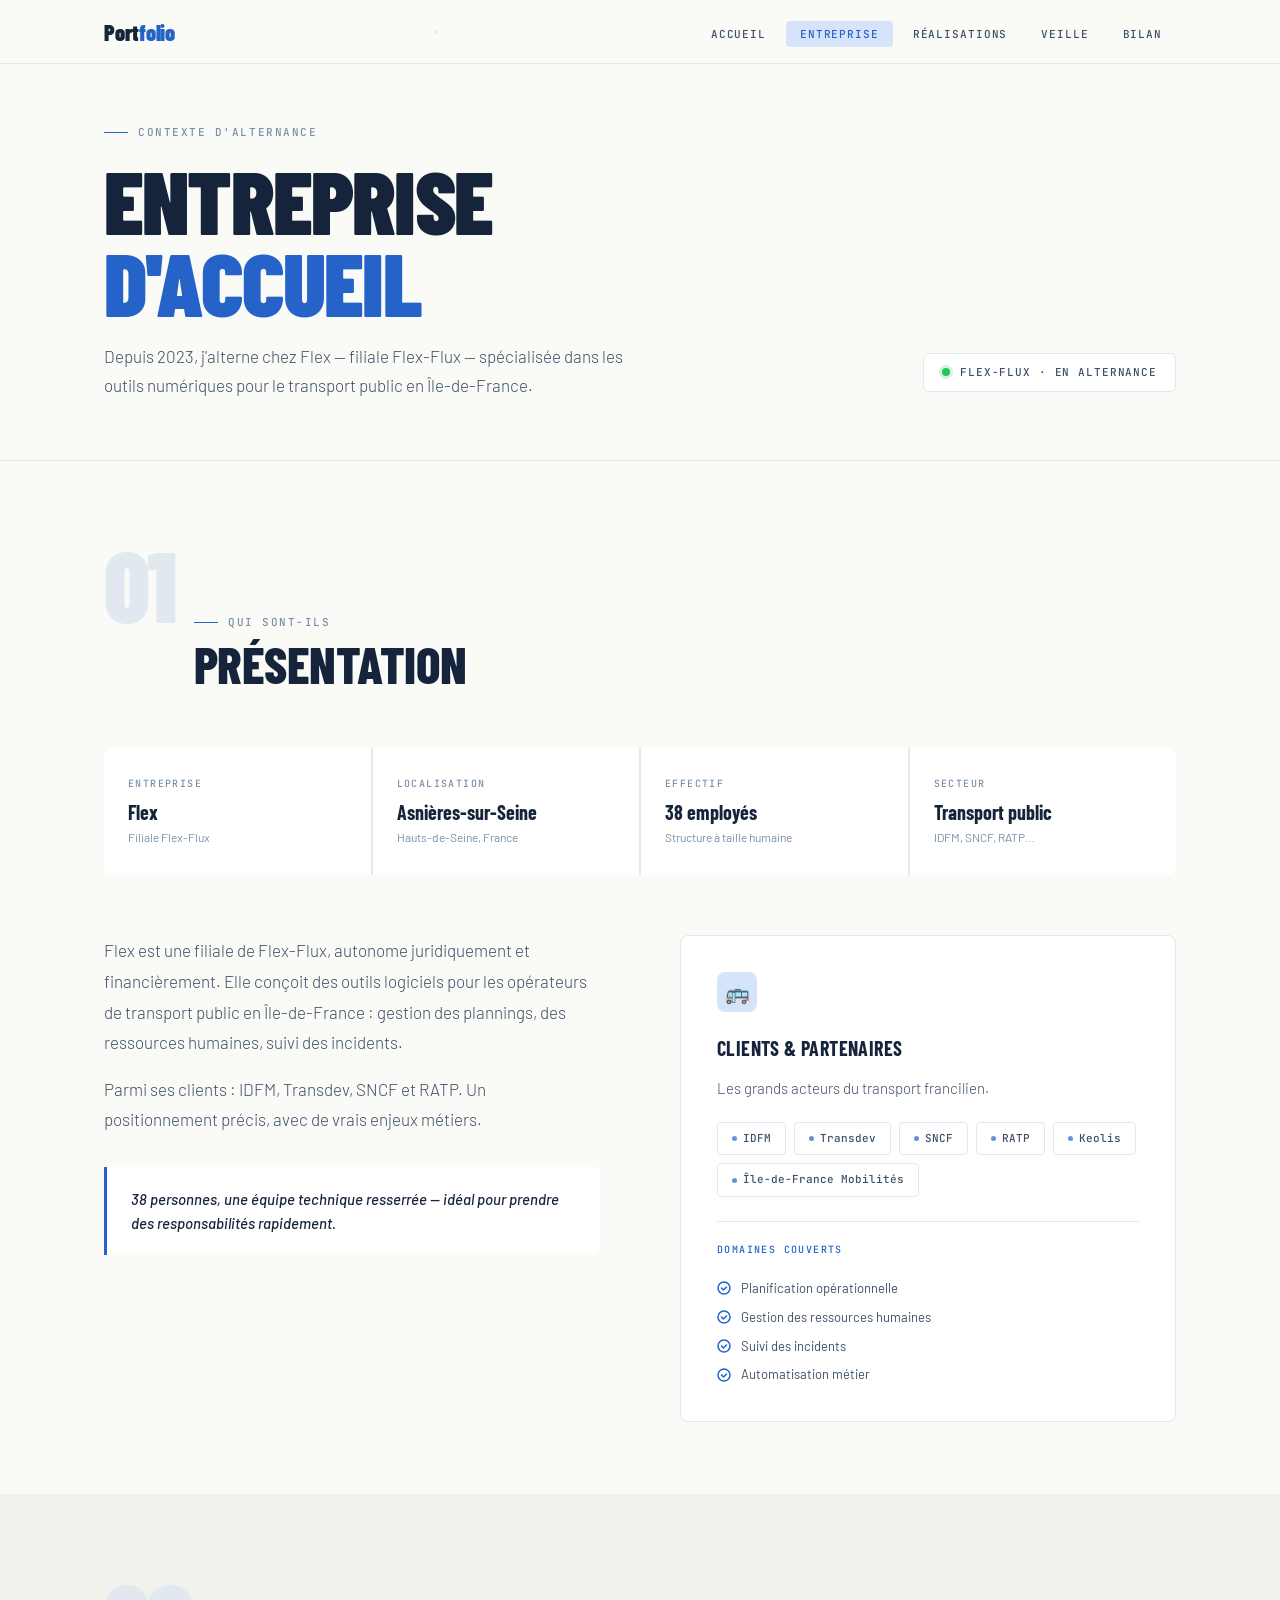
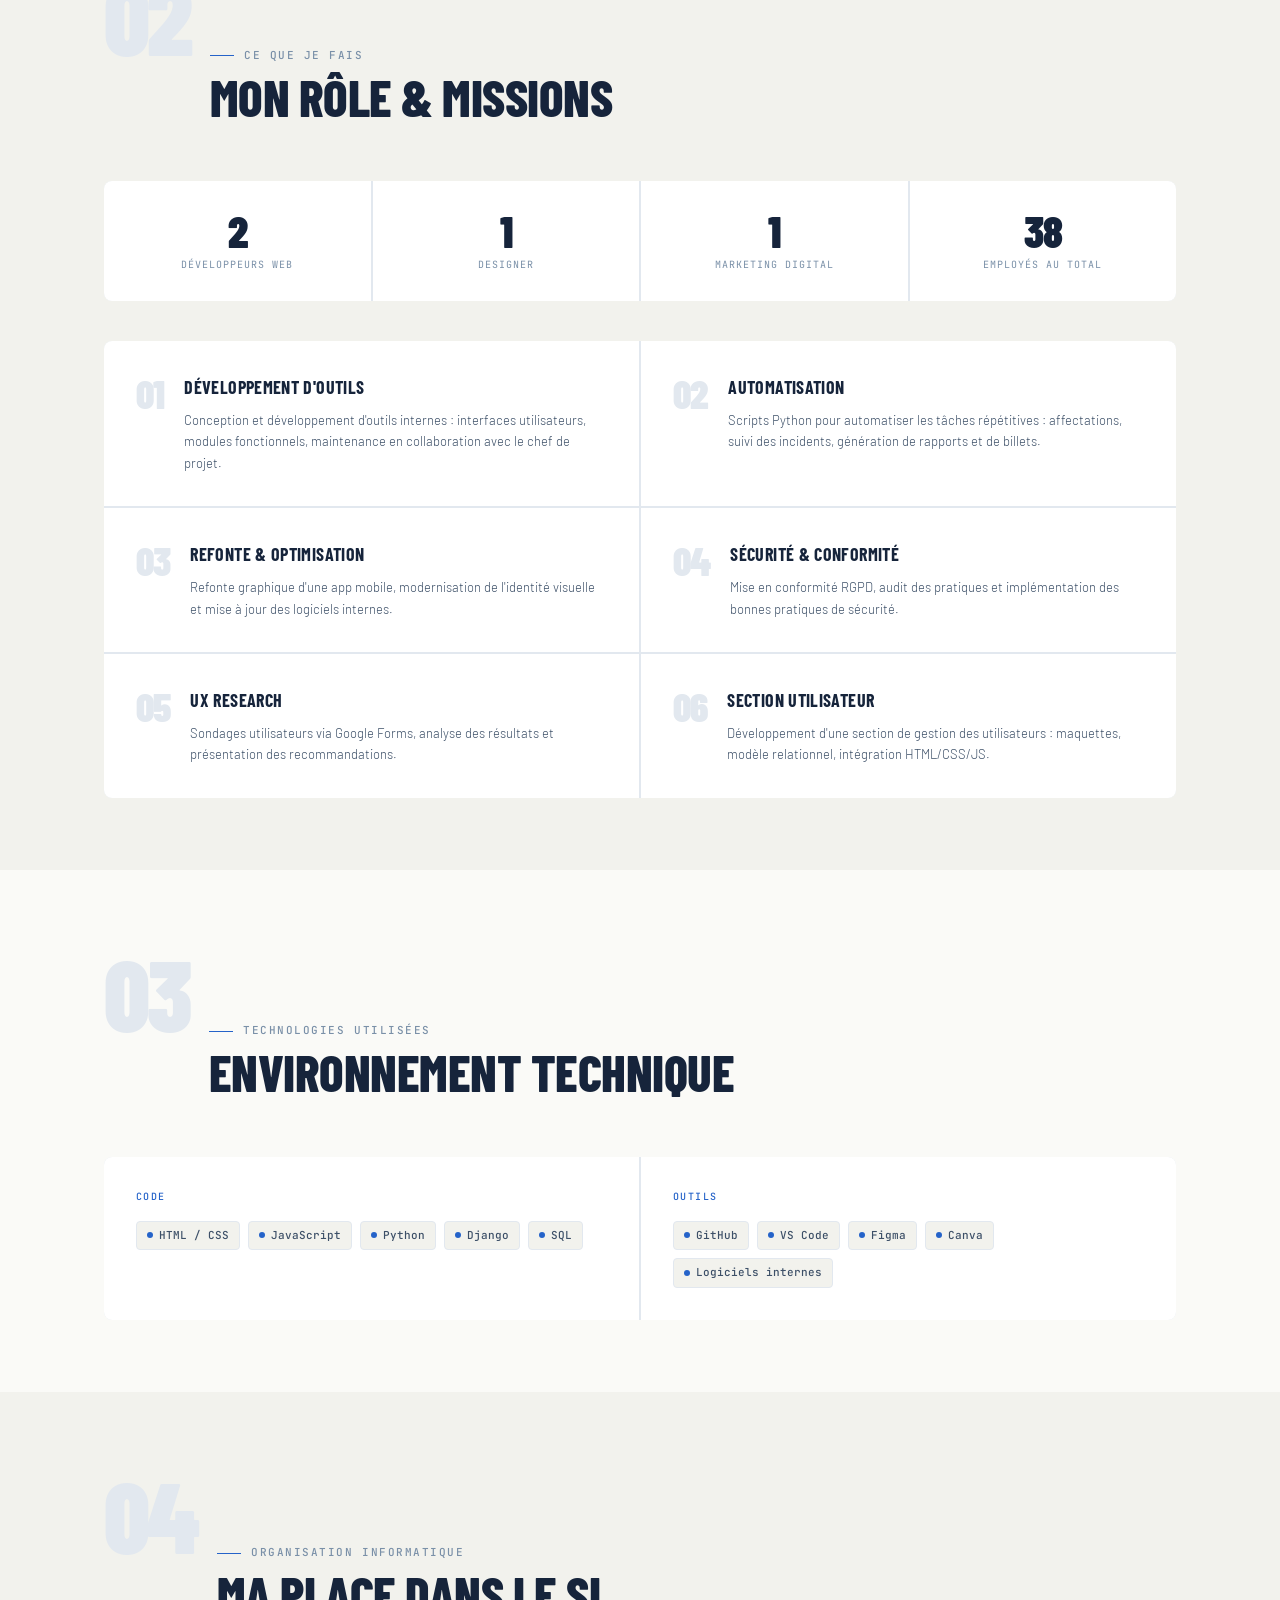
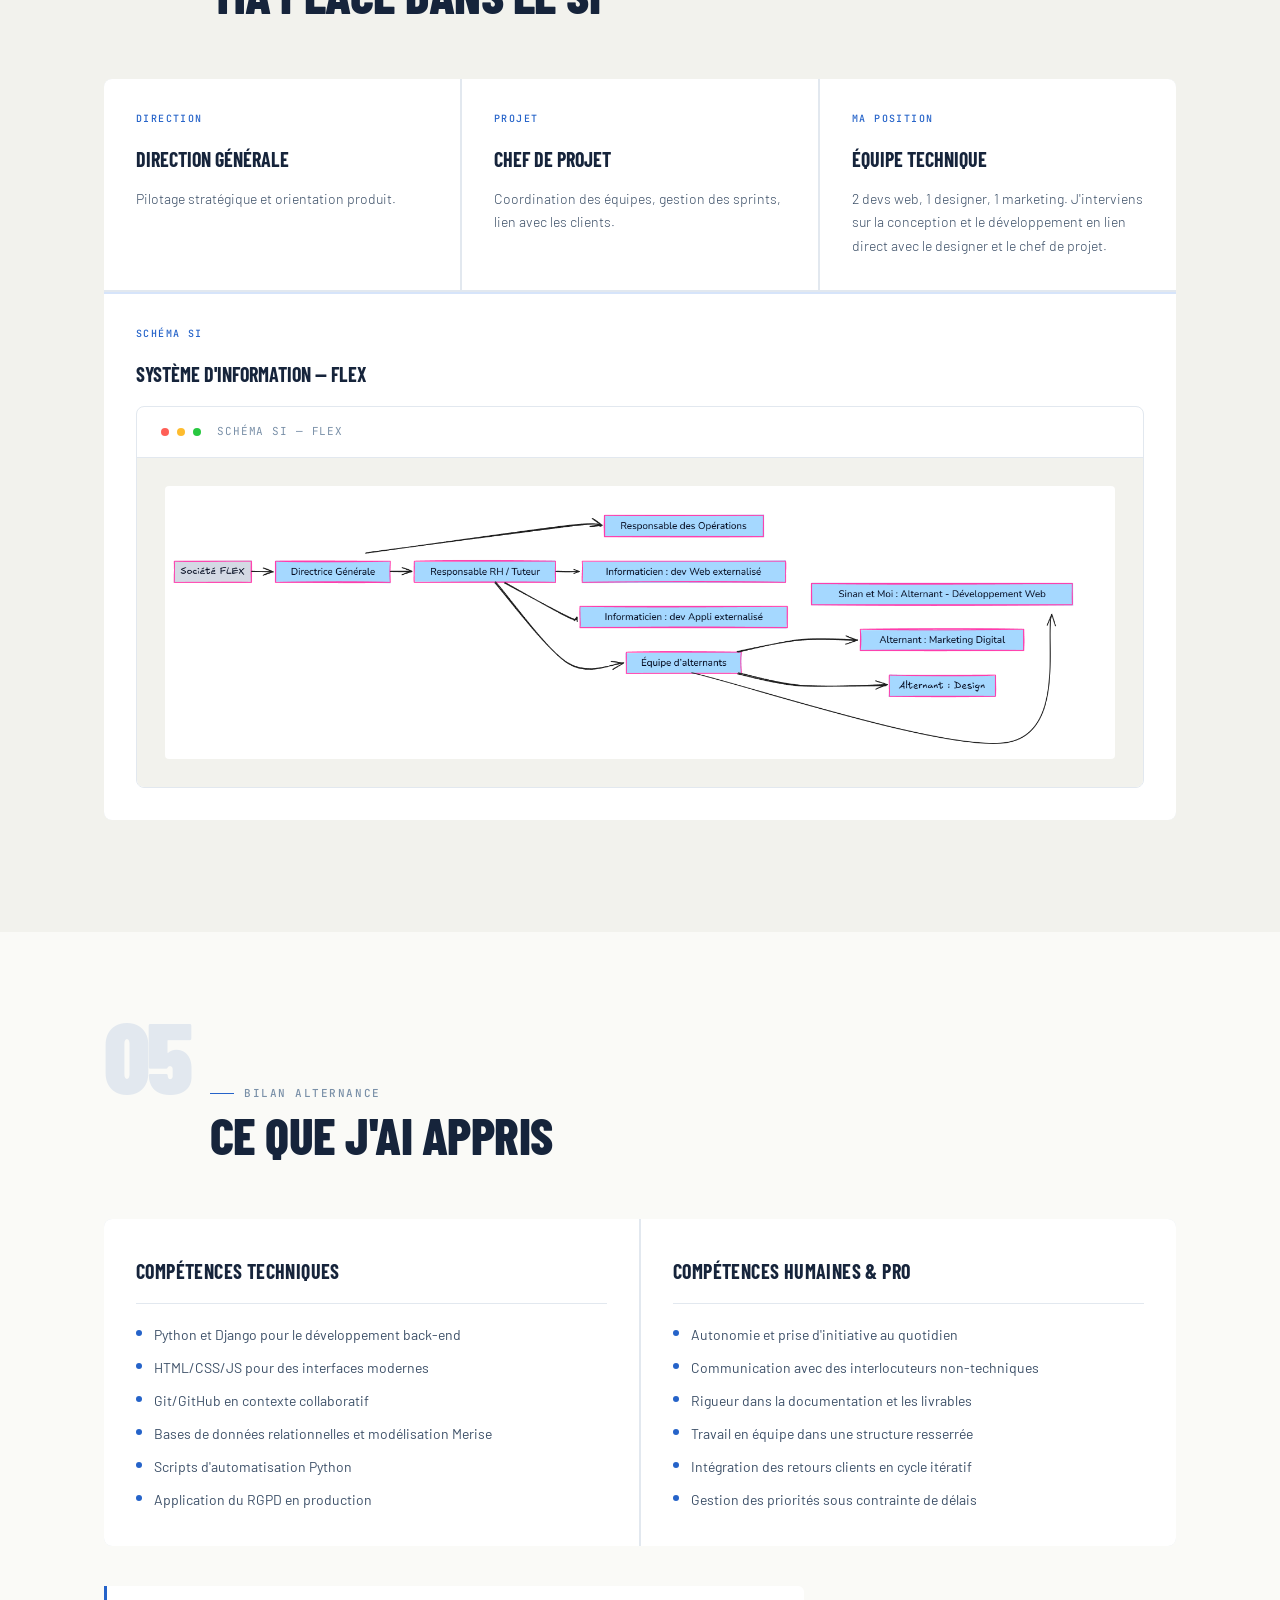
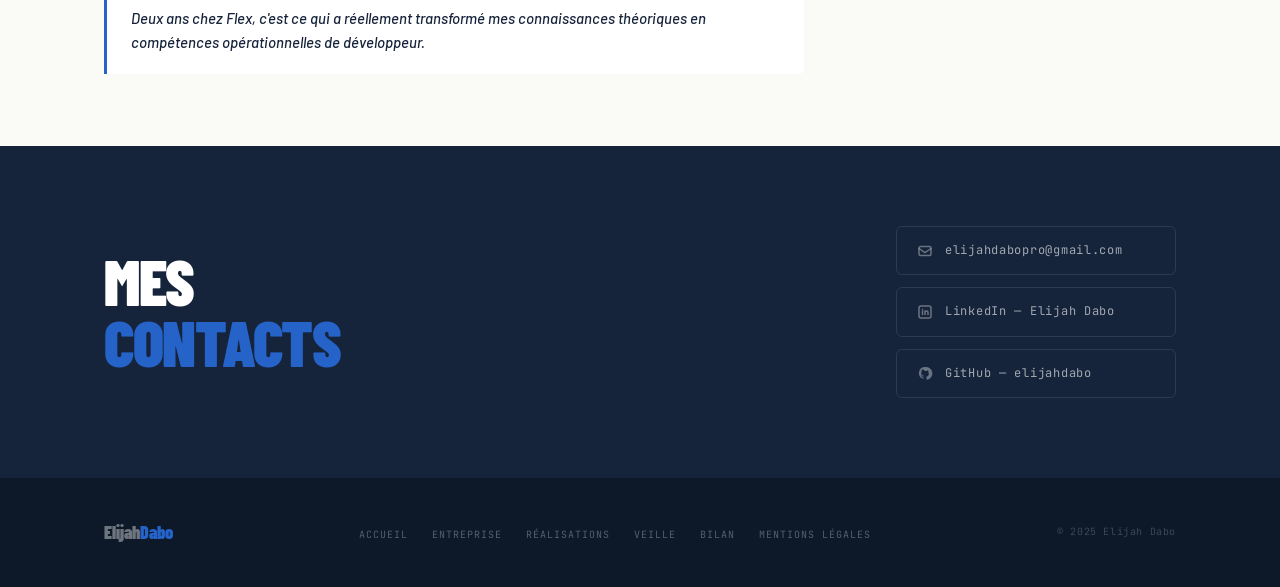
<file: entreprise.html>
<!DOCTYPE html>
<html lang="fr">
<head>
  <meta charset="UTF-8" />
  <meta name="viewport" content="width=device-width, initial-scale=1.0"/>
  <title>Entreprise — Elijah Dabo</title>
  <link rel="preconnect" href="https://fonts.googleapis.com">
  <link rel="preconnect" href="https://fonts.gstatic.com" crossorigin>
  <link href="https://fonts.googleapis.com/css2?family=Barlow+Condensed:wght@400;600;700;800;900&family=Barlow:ital,wght@0,300;0,400;0,500;0,600;1,300&family=JetBrains+Mono:wght@400;500&display=swap" rel="stylesheet">
  <link rel="stylesheet" href="css/styles.css">
  <style>
    .entreprise-hero-inner {
      display: grid;
      grid-template-columns: 1fr auto;
      gap: 60px;
      align-items: end;
    }
    .company-badge {
      display: inline-flex;
      align-items: center;
      gap: 10px;
      background: var(--white);
      border: 1px solid var(--rule);
      border-radius: 6px;
      padding: 10px 18px;
      font-family: var(--font-mono);
      font-size: 11px;
      font-weight: 500;
      letter-spacing: .08em;
      text-transform: uppercase;
      color: var(--ink-2);
    }
    .company-badge-dot {
      width: 8px; height: 8px;
      border-radius: 50%;
      background: #22c55e;
      box-shadow: 0 0 0 3px rgba(34,197,94,.2);
    }
    .equipe-grid {
      display: grid;
      grid-template-columns: repeat(4, 1fr);
      gap: 2px;
      background: var(--rule);
      border-radius: 8px;
      overflow: hidden;
    }
    .equipe-cell {
      background: var(--white);
      padding: 28px 24px;
      text-align: center;
    }
    .equipe-num {
      font-family: var(--font-display);
      font-weight: 900;
      font-size: 44px;
      line-height: 1;
      color: var(--ink);
      letter-spacing: -.02em;
      margin-bottom: 4px;
    }
    .equipe-num span { color: var(--accent); }
    .equipe-label {
      font-family: var(--font-mono);
      font-size: 10px;
      letter-spacing: .1em;
      text-transform: uppercase;
      color: var(--ink-3);
    }
    .si-org {
      display: grid;
      grid-template-columns: 1fr 1fr;
      gap: 2px;
      background: var(--rule);
      border-radius: 8px;
      overflow: hidden;
    }
    .si-org-cell { background: var(--white); padding: 32px; }
    .si-org-cell.full { grid-column: 1 / -1; }
    .si-org-cell-label {
      font-family: var(--font-mono);
      font-size: 10px;
      font-weight: 500;
      letter-spacing: .14em;
      text-transform: uppercase;
      color: var(--accent);
      margin-bottom: 16px;
      display: block;
    }
    .si-org-title {
      font-family: var(--font-display);
      font-weight: 700;
      font-size: 20px;
      text-transform: uppercase;
      color: var(--ink);
      margin-bottom: 12px;
    }
    .si-org-body {
      font-size: 14px;
      font-weight: 300;
      color: var(--ink-2);
      line-height: 1.7;
    }
    .missions-grid {
      display: grid;
      grid-template-columns: repeat(2, 1fr);
      gap: 2px;
      background: var(--rule);
      border-radius: 8px;
      overflow: hidden;
    }
    .mission-item {
      background: var(--white);
      padding: 32px;
      display: flex;
      gap: 20px;
      align-items: flex-start;
    }
    .mission-num {
      font-family: var(--font-display);
      font-weight: 900;
      font-size: 40px;
      line-height: 1;
      color: var(--rule);
      letter-spacing: -.02em;
      flex-shrink: 0;
      user-select: none;
    }
    .mission-content h3 {
      font-family: var(--font-display);
      font-weight: 700;
      font-size: 18px;
      text-transform: uppercase;
      letter-spacing: .02em;
      color: var(--ink);
      margin-bottom: 8px;
    }
    .mission-content p {
      font-size: 13px;
      font-weight: 300;
      color: var(--ink-2);
      line-height: 1.65;
    }
    .apprentissages-grid {
      display: grid;
      grid-template-columns: 1fr 1fr;
      gap: 2px;
      background: var(--rule);
      border-radius: 8px;
      overflow: hidden;
    }
    .apprentissage-cell { background: var(--white); padding: 36px 32px; }
    .apprentissage-cell h3 {
      font-family: var(--font-display);
      font-weight: 700;
      font-size: 20px;
      text-transform: uppercase;
      letter-spacing: .02em;
      color: var(--ink);
      margin-bottom: 20px;
      padding-bottom: 16px;
      border-bottom: 1px solid var(--rule);
    }
    .apprentissage-list { display: flex; flex-direction: column; gap: 12px; list-style: none; }
    .apprentissage-list li {
      display: flex;
      gap: 12px;
      align-items: flex-start;
      font-size: 14px;
      color: var(--ink-2);
      line-height: 1.5;
    }
    .apprentissage-list li::before {
      content: '';
      display: block;
      width: 6px; height: 6px;
      border-radius: 50%;
      background: var(--accent);
      flex-shrink: 0;
      margin-top: 6px;
    }
    .partenaires-list { display: flex; flex-wrap: wrap; gap: 8px; }
    .partenaire-tag {
      display: inline-flex;
      align-items: center;
      gap: 6px;
      font-family: var(--font-mono);
      font-size: 11px;
      font-weight: 500;
      color: var(--ink-2);
      background: var(--white);
      border: 1px solid var(--rule);
      padding: 7px 14px;
      border-radius: 4px;
      transition: all .15s;
    }
    .partenaire-tag:hover { border-color: var(--accent); color: var(--accent); background: var(--accent-dim); }
    .partenaire-tag .dot { width: 5px; height: 5px; border-radius: 50%; background: var(--accent); opacity: .7; }
    .env-grid {
      display: grid;
      grid-template-columns: repeat(2, 1fr);
      gap: 2px;
      background: var(--rule);
      border-radius: 8px;
      overflow: hidden;
    }
    .env-cell { background: var(--white); padding: 32px; }
    .env-cell-label {
      font-family: var(--font-mono);
      font-size: 10px;
      font-weight: 500;
      letter-spacing: .14em;
      text-transform: uppercase;
      color: var(--accent);
      margin-bottom: 16px;
      display: block;
    }
    .si-image-block { background: var(--white); border: 1px solid var(--rule); border-radius: 8px; overflow: hidden; }
    .si-image-header { padding: 16px 24px; border-bottom: 1px solid var(--rule); display: flex; align-items: center; gap: 8px; }
    .si-image-header-dot { width: 8px; height: 8px; border-radius: 50%; }
    .si-image-title { font-family: var(--font-mono); font-size: 11px; letter-spacing: .08em; text-transform: uppercase; color: var(--ink-3); }
    .si-image-body { padding: 28px; min-height: 200px; display: flex; align-items: center; justify-content: center; background: var(--paper-2); }
    .si-image-body img { max-width: 100%; height: auto; border-radius: 4px; }
    .si-image-placeholder { text-align: center; color: var(--ink-4); }
    .si-image-placeholder p { font-family: var(--font-mono); font-size: 11px; letter-spacing: .08em; margin-top: 8px; }
    @media (max-width: 900px) {
      .entreprise-hero-inner { grid-template-columns: 1fr; }
      .equipe-grid { grid-template-columns: repeat(2, 1fr); }
      .missions-grid { grid-template-columns: 1fr; }
      .apprentissages-grid { grid-template-columns: 1fr; }
      .env-grid { grid-template-columns: 1fr; }
      .si-org { grid-template-columns: 1fr; }
      .si-org-cell.full { grid-column: auto; }
    }
  </style>
</head>
<body>

  <nav class="nav" role="navigation">
    <div class="nav-inner">
      <a href="index.html" class="nav-logo">Port<span>folio</span></a>
      <button class="nav-burger" aria-label="Menu" aria-expanded="false">
        <span></span><span></span><span></span>
      </button>
      <ul class="nav-links">
        <li><a href="index.html">Accueil</a></li>
        <li><a href="entreprise.html" class="active">Entreprise</a></li>
        <li><a href="realisations.html">Réalisations</a></li>
        <li><a href="veille.html">Veille</a></li>
        <li><a href="bilan.html">Bilan</a></li>
      </ul>
    </div>
  </nav>

  <section class="page-hero">
    <div class="page-hero-inner">
      <div class="entreprise-hero-inner">
        <div>
          <span class="section-label" style="margin-bottom: 16px;">Contexte d'alternance</span>
          <h1 class="page-hero-title">
            Entreprise<br>
            <span class="accent">d'accueil</span>
          </h1>
          <p class="page-hero-sub">
            Depuis 2023, j'alterne chez Flex — filiale Flex-Flux — spécialisée dans les outils numériques pour le transport public en Île-de-France.
          </p>
        </div>
        <div style="padding-bottom: 8px;">
          <div class="company-badge">
            <div class="company-badge-dot"></div>
            Flex-Flux · En alternance
          </div>
        </div>
      </div>
    </div>
  </section>

  <!-- 01 — PRÉSENTATION -->
  <section class="section" id="presentation">
    <div class="container">
      <div class="section-header">
        <div class="section-number">01</div>
        <div class="section-title-block">
          <span class="section-label" style="margin-bottom:8px;">Qui sont-ils</span>
          <h2 class="section-title">Présentation</h2>
        </div>
      </div>
      <div class="info-row">
        <div class="info-cell">
          <div class="info-cell-label">Entreprise</div>
          <div class="info-cell-value">Flex</div>
          <div class="info-cell-sub">Filiale Flex-Flux</div>
        </div>
        <div class="info-cell">
          <div class="info-cell-label">Localisation</div>
          <div class="info-cell-value">Asnières-sur-Seine</div>
          <div class="info-cell-sub">Hauts-de-Seine, France</div>
        </div>
        <div class="info-cell">
          <div class="info-cell-label">Effectif</div>
          <div class="info-cell-value">38 employés</div>
          <div class="info-cell-sub">Structure à taille humaine</div>
        </div>
        <div class="info-cell">
          <div class="info-cell-label">Secteur</div>
          <div class="info-cell-value">Transport public</div>
          <div class="info-cell-sub">IDFM, SNCF, RATP…</div>
        </div>
      </div>
      <div class="profil-grid">
        <div class="profil-text">
          <p>Flex est une filiale de Flex-Flux, autonome juridiquement et financièrement. Elle conçoit des outils logiciels pour les opérateurs de transport public en Île-de-France : gestion des plannings, des ressources humaines, suivi des incidents.</p>
          <p>Parmi ses clients : IDFM, Transdev, SNCF et RATP. Un positionnement précis, avec de vrais enjeux métiers.</p>
          <div class="highlight-box">
            <p>38 personnes, une équipe technique resserrée — idéal pour prendre des responsabilités rapidement.</p>
          </div>
        </div>
        <div>
          <div class="mission-card">
            <div class="mission-icon">🚌</div>
            <h3>Clients & Partenaires</h3>
            <p style="margin-bottom: 20px;">Les grands acteurs du transport francilien.</p>
            <div class="partenaires-list">
              <span class="partenaire-tag"><span class="dot"></span>IDFM</span>
              <span class="partenaire-tag"><span class="dot"></span>Transdev</span>
              <span class="partenaire-tag"><span class="dot"></span>SNCF</span>
              <span class="partenaire-tag"><span class="dot"></span>RATP</span>
              <span class="partenaire-tag"><span class="dot"></span>Keolis</span>
              <span class="partenaire-tag"><span class="dot"></span>Île-de-France Mobilités</span>
            </div>
            <div style="margin-top: 24px; padding-top: 20px; border-top: 1px solid var(--rule);">
              <span class="stack-cat-label">Domaines couverts</span>
              <div style="display: flex; flex-direction: column; gap: 8px; margin-top: 4px;">
                <div class="checklist-item"><svg width="14" height="14" viewBox="0 0 14 14" fill="none"><circle cx="7" cy="7" r="6" stroke="#2563C9" stroke-width="1.5"/><path d="M4.5 7l2 2 3-3" stroke="#2563C9" stroke-width="1.5" stroke-linecap="round" stroke-linejoin="round"/></svg>Planification opérationnelle</div>
                <div class="checklist-item"><svg width="14" height="14" viewBox="0 0 14 14" fill="none"><circle cx="7" cy="7" r="6" stroke="#2563C9" stroke-width="1.5"/><path d="M4.5 7l2 2 3-3" stroke="#2563C9" stroke-width="1.5" stroke-linecap="round" stroke-linejoin="round"/></svg>Gestion des ressources humaines</div>
                <div class="checklist-item"><svg width="14" height="14" viewBox="0 0 14 14" fill="none"><circle cx="7" cy="7" r="6" stroke="#2563C9" stroke-width="1.5"/><path d="M4.5 7l2 2 3-3" stroke="#2563C9" stroke-width="1.5" stroke-linecap="round" stroke-linejoin="round"/></svg>Suivi des incidents</div>
                <div class="checklist-item"><svg width="14" height="14" viewBox="0 0 14 14" fill="none"><circle cx="7" cy="7" r="6" stroke="#2563C9" stroke-width="1.5"/><path d="M4.5 7l2 2 3-3" stroke="#2563C9" stroke-width="1.5" stroke-linecap="round" stroke-linejoin="round"/></svg>Automatisation métier</div>
              </div>
            </div>
          </div>
        </div>
      </div>
    </div>
  </section>

  <!-- 02 — MON RÔLE & MISSIONS -->
  <section class="section section-alt" id="missions">
    <div class="container">
      <div class="section-header">
        <div class="section-number">02</div>
        <div class="section-title-block">
          <span class="section-label" style="margin-bottom:8px;">Ce que je fais</span>
          <h2 class="section-title">Mon rôle & missions</h2>
        </div>
      </div>
      <div class="equipe-grid" style="margin-bottom: 40px;">
        <div class="equipe-cell"><div class="equipe-num">2</div><div class="equipe-label">Développeurs web</div></div>
        <div class="equipe-cell"><div class="equipe-num">1</div><div class="equipe-label">Designer</div></div>
        <div class="equipe-cell"><div class="equipe-num">1</div><div class="equipe-label">Marketing digital</div></div>
        <div class="equipe-cell"><div class="equipe-num">38</div><div class="equipe-label">Employés au total</div></div>
      </div>
      <div class="missions-grid">
        <div class="mission-item">
          <div class="mission-num">01</div>
          <div class="mission-content">
            <h3>Développement d'outils</h3>
            <p>Conception et développement d'outils internes : interfaces utilisateurs, modules fonctionnels, maintenance en collaboration avec le chef de projet.</p>
          </div>
        </div>
        <div class="mission-item">
          <div class="mission-num">02</div>
          <div class="mission-content">
            <h3>Automatisation</h3>
            <p>Scripts Python pour automatiser les tâches répétitives : affectations, suivi des incidents, génération de rapports et de billets.</p>
          </div>
        </div>
        <div class="mission-item">
          <div class="mission-num">03</div>
          <div class="mission-content">
            <h3>Refonte & optimisation</h3>
            <p>Refonte graphique d'une app mobile, modernisation de l'identité visuelle et mise à jour des logiciels internes.</p>
          </div>
        </div>
        <div class="mission-item">
          <div class="mission-num">04</div>
          <div class="mission-content">
            <h3>Sécurité & conformité</h3>
            <p>Mise en conformité RGPD, audit des pratiques et implémentation des bonnes pratiques de sécurité.</p>
          </div>
        </div>
        <div class="mission-item">
          <div class="mission-num">05</div>
          <div class="mission-content">
            <h3>UX Research</h3>
            <p>Sondages utilisateurs via Google Forms, analyse des résultats et présentation des recommandations.</p>
          </div>
        </div>
        <div class="mission-item">
          <div class="mission-num">06</div>
          <div class="mission-content">
            <h3>Section utilisateur</h3>
            <p>Développement d'une section de gestion des utilisateurs : maquettes, modèle relationnel, intégration HTML/CSS/JS.</p>
          </div>
        </div>
      </div>
    </div>
  </section>

  <!-- 03 — ENVIRONNEMENT TECHNIQUE -->
  <section class="section" id="technique">
    <div class="container">
      <div class="section-header">
        <div class="section-number">03</div>
        <div class="section-title-block">
          <span class="section-label" style="margin-bottom:8px;">Technologies utilisées</span>
          <h2 class="section-title">Environnement technique</h2>
        </div>
      </div>
      <div class="env-grid">
        <div class="env-cell">
          <span class="env-cell-label">Code</span>
          <ul class="tech-list">
            <li class="tech-tag"><span class="dot"></span>HTML / CSS</li>
            <li class="tech-tag"><span class="dot"></span>JavaScript</li>
            <li class="tech-tag"><span class="dot"></span>Python</li>
            <li class="tech-tag"><span class="dot"></span>Django</li>
            <li class="tech-tag"><span class="dot"></span>SQL</li>
          </ul>
        </div>
        <div class="env-cell">
          <span class="env-cell-label">Outils</span>
          <ul class="tech-list">
            <li class="tech-tag"><span class="dot"></span>GitHub</li>
            <li class="tech-tag"><span class="dot"></span>VS Code</li>
            <li class="tech-tag"><span class="dot"></span>Figma</li>
            <li class="tech-tag"><span class="dot"></span>Canva</li>
            <li class="tech-tag"><span class="dot"></span>Logiciels internes</li>
          </ul>
        </div>
      </div>
    </div>
  </section>

  <!-- 04 — MA PLACE DANS LE SI -->
  <section class="section section-alt" id="si">
    <div class="container">
      <div class="section-header">
        <div class="section-number">04</div>
        <div class="section-title-block">
          <span class="section-label" style="margin-bottom:8px;">Organisation informatique</span>
          <h2 class="section-title">Ma place dans le SI</h2>
        </div>
      </div>
      <div class="si-org" style="margin-bottom: 40px; grid-template-columns: repeat(3, 1fr);">
        <div class="si-org-cell">
          <span class="si-org-cell-label">Direction</span>
          <div class="si-org-title">Direction Générale</div>
          <p class="si-org-body">Pilotage stratégique et orientation produit.</p>
        </div>
        <div class="si-org-cell">
          <span class="si-org-cell-label">Projet</span>
          <div class="si-org-title">Chef de Projet</div>
          <p class="si-org-body">Coordination des équipes, gestion des sprints, lien avec les clients.</p>
        </div>
        <div class="si-org-cell">
          <span class="si-org-cell-label">Ma position</span>
          <div class="si-org-title">Équipe Technique</div>
          <p class="si-org-body">2 devs web, 1 designer, 1 marketing. J'interviens sur la conception et le développement en lien direct avec le designer et le chef de projet.</p>
        </div>
        <div class="si-org-cell full" style="border-top: 2px solid var(--accent-dim);">
          <span class="si-org-cell-label">Schéma SI</span>
          <div class="si-org-title">Système d'Information — Flex</div>
          <div class="si-image-block" style="margin-top: 16px;">
            <div class="si-image-header">
              <div class="si-image-header-dot" style="background: #ff5f57;"></div>
              <div class="si-image-header-dot" style="background: #febc2e;"></div>
              <div class="si-image-header-dot" style="background: #28c840;"></div>
              <span class="si-image-title" style="margin-left: 8px;">Schéma SI — Flex</span>
            </div>
            <div class="si-image-body">
              <img src="assets/documents/images/Capture d'écran 2025-04-14 074311.png" alt="Schéma du système d'information Flex"
                onerror="this.parentElement.innerHTML = '<div class=\'si-image-placeholder\'><svg width=\'48\' height=\'48\' viewBox=\'0 0 48 48\' fill=\'none\'><rect x=\'4\' y=\'4\' width=\'40\' height=\'40\' rx=\'4\' stroke=\'#B8C5D0\' stroke-width=\'2\'/><path d=\'M16 20h16M16 24h10M16 28h12\' stroke=\'#B8C5D0\' stroke-width=\'2\' stroke-linecap=\'round\'/></svg><p>Schéma à intégrer</p></div>'"
              />
            </div>
          </div>
        </div>
      </div>
    </div>
  </section>

  <!-- 05 — CE QUE J'AI APPRIS -->
  <section class="section" id="apprentissages">
    <div class="container">
      <div class="section-header">
        <div class="section-number">05</div>
        <div class="section-title-block">
          <span class="section-label" style="margin-bottom:8px;">Bilan alternance</span>
          <h2 class="section-title">Ce que j'ai appris</h2>
        </div>
      </div>
      <div class="apprentissages-grid">
        <div class="apprentissage-cell">
          <h3>Compétences techniques</h3>
          <ul class="apprentissage-list">
            <li>Python et Django pour le développement back-end</li>
            <li>HTML/CSS/JS pour des interfaces modernes</li>
            <li>Git/GitHub en contexte collaboratif</li>
            <li>Bases de données relationnelles et modélisation Merise</li>
            <li>Scripts d'automatisation Python</li>
            <li>Application du RGPD en production</li>
          </ul>
        </div>
        <div class="apprentissage-cell">
          <h3>Compétences humaines & pro</h3>
          <ul class="apprentissage-list">
            <li>Autonomie et prise d'initiative au quotidien</li>
            <li>Communication avec des interlocuteurs non-techniques</li>
            <li>Rigueur dans la documentation et les livrables</li>
            <li>Travail en équipe dans une structure resserrée</li>
            <li>Intégration des retours clients en cycle itératif</li>
            <li>Gestion des priorités sous contrainte de délais</li>
          </ul>
        </div>
      </div>
      <div class="highlight-box" style="margin-top: 40px; max-width: 700px;">
        <p>Deux ans chez Flex, c'est ce qui a réellement transformé mes connaissances théoriques en compétences opérationnelles de développeur.</p>
      </div>
    </div>
  </section>

  <div class="contact-strip">
    <div class="contact-inner">
      <h2 class="contact-title">Mes<br><span class="accent">contacts</span></h2>
      <div class="contact-links">
        <a href="mailto:elijahdabopro@gmail.com" class="contact-link">
          <svg width="16" height="16" viewBox="0 0 16 16" fill="none"><rect x="2" y="3.5" width="12" height="9" rx="1.5" stroke="currentColor" stroke-width="1.5"/><path d="M2 5.5l6 4 6-4" stroke="currentColor" stroke-width="1.5" stroke-linecap="round"/></svg>
          elijahdabopro@gmail.com
        </a>
        <a href="https://www.linkedin.com/in/elijah-dabo" target="_blank" rel="noopener" class="contact-link">
          <svg width="16" height="16" viewBox="0 0 16 16" fill="none"><rect x="2" y="2" width="12" height="12" rx="2" stroke="currentColor" stroke-width="1.5"/><path d="M5.5 7v3.5M5.5 5.5v.01M8 7v3.5M8 8.5c0-1 .5-1.5 1.5-1.5s1.5.5 1.5 1.5v2" stroke="currentColor" stroke-width="1.5" stroke-linecap="round" stroke-linejoin="round"/></svg>
          LinkedIn — Elijah Dabo
        </a>
        <a href="https://github.com/elijahdabo" target="_blank" rel="noopener" class="contact-link">
          <svg width="16" height="16" viewBox="0 0 16 16" fill="none"><path d="M8 2a6 6 0 00-1.897 11.693c.3.055.41-.13.41-.29v-1.02c-1.668.363-2.018-.805-2.018-.805-.272-.692-.665-.876-.665-.876-.544-.372.041-.365.041-.365.602.042.919.619.919.619.535.917 1.403.652 1.745.498.054-.387.209-.652.38-.802-1.332-.152-2.731-.666-2.731-2.962 0-.654.234-1.19.617-1.608-.062-.152-.268-.761.059-1.587 0 0 .503-.161 1.647.614A5.74 5.74 0 018 5.89a5.74 5.74 0 011.498.202c1.144-.775 1.647-.614 1.647-.614.327.826.121 1.435.059 1.587.384.419.617.954.617 1.608 0 2.303-1.402 2.809-2.737 2.957.215.185.407.55.407 1.11v1.644c0 .161.109.347.413.289A6 6 0 008 2z" fill="currentColor"/></svg>
          GitHub — elijahdabo
        </a>
      </div>
    </div>
  </div>

  <footer class="footer">
    <div class="footer-inner">
      <div class="footer-logo">Elijah<span>Dabo</span></div>
      <ul class="footer-nav">
        <li><a href="index.html">Accueil</a></li>
        <li><a href="entreprise.html">Entreprise</a></li>
        <li><a href="realisations.html">Réalisations</a></li>
        <li><a href="veille.html">Veille</a></li>
        <li><a href="bilan.html">Bilan</a></li>
        <li><a href="mentions-legales.html">Mentions légales</a></li>
      </ul>
      <div class="footer-copy">© 2025 Elijah Dabo</div>
    </div>
  </footer>

  <script src="js/main.js"></script>
</body>
</html>
</file>
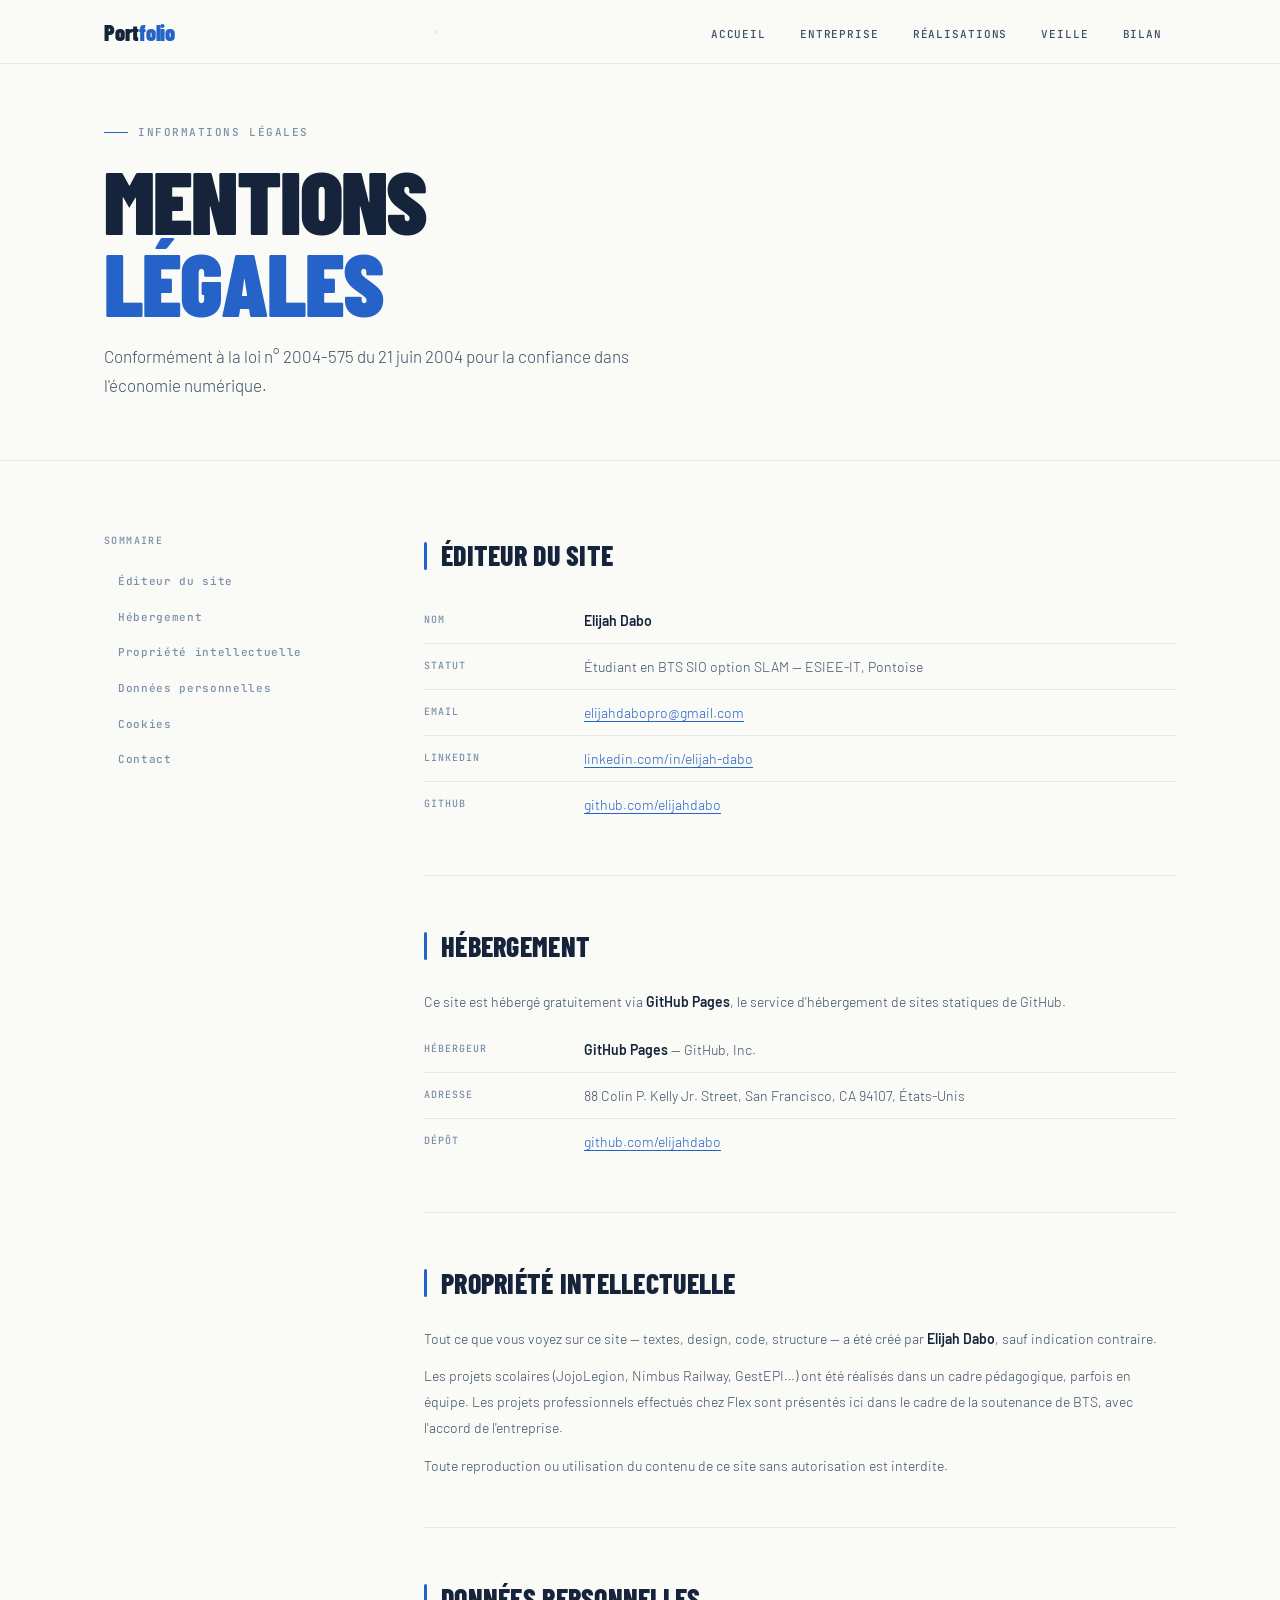
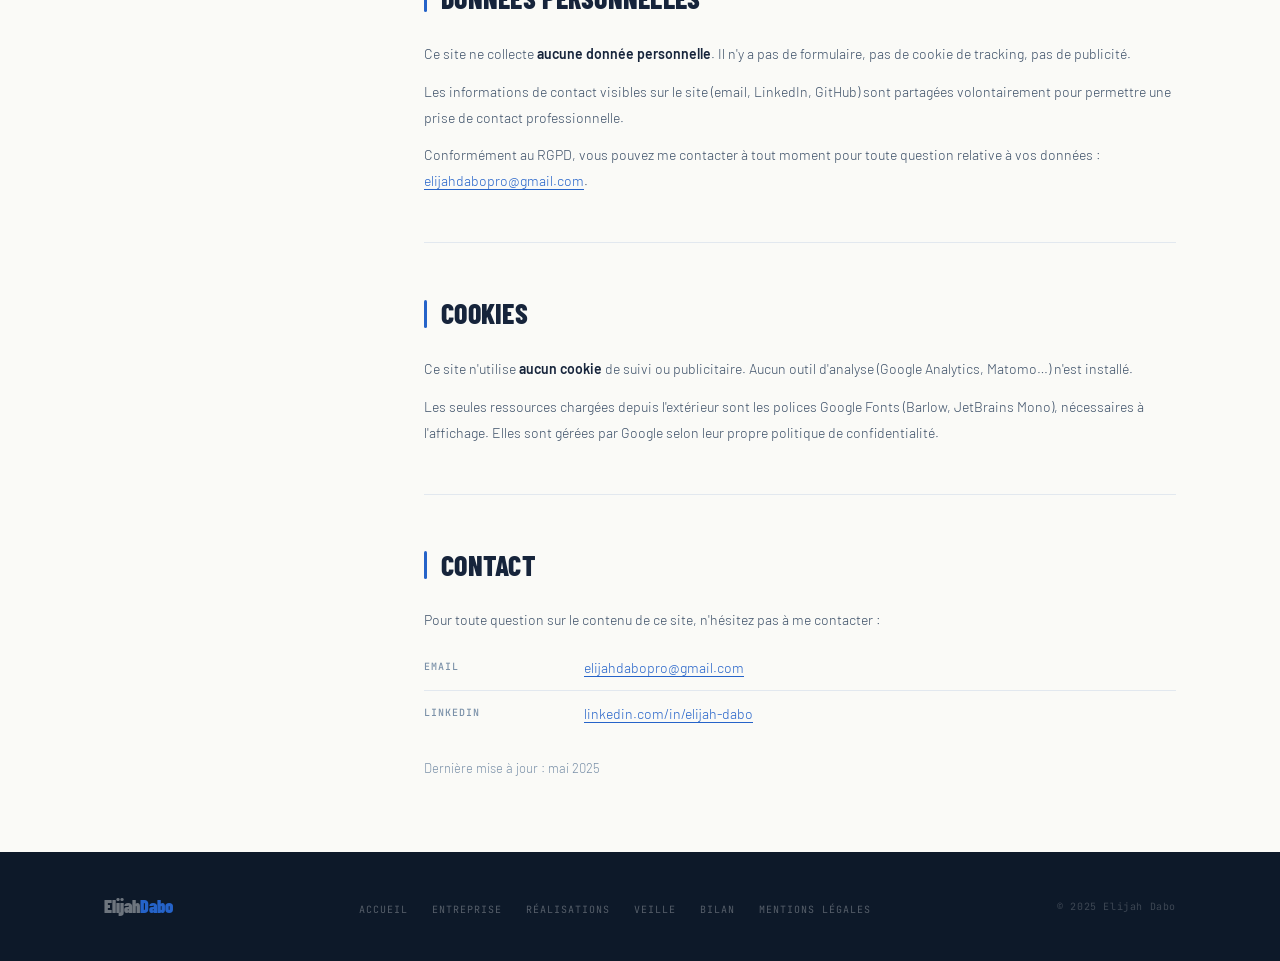
<file: mentions-legales.html>
<!DOCTYPE html>
<html lang="fr">
<head>
  <meta charset="UTF-8" />
  <meta name="viewport" content="width=device-width, initial-scale=1.0"/>
  <title>Mentions légales — Elijah Dabo</title>
  <link rel="preconnect" href="https://fonts.googleapis.com">
  <link rel="preconnect" href="https://fonts.gstatic.com" crossorigin>
  <link href="https://fonts.googleapis.com/css2?family=Barlow+Condensed:wght@400;600;700;800;900&family=Barlow:ital,wght@0,300;0,400;0,500;0,600;1,300&family=JetBrains+Mono:wght@400;500&display=swap" rel="stylesheet">
  <link rel="stylesheet" href="css/styles.css">
  <style>
    .mentions-layout {
      display: grid;
      grid-template-columns: 260px 1fr;
      gap: 60px;
      align-items: start;
    }

    .mentions-nav {
      position: sticky;
      top: calc(var(--nav-h) + 32px);
    }

    .mentions-nav-label {
      font-family: var(--font-mono);
      font-size: 10px;
      font-weight: 500;
      letter-spacing: .14em;
      text-transform: uppercase;
      color: var(--ink-3);
      margin-bottom: 16px;
      display: block;
    }

    .mentions-nav-list {
      list-style: none;
      display: flex;
      flex-direction: column;
      gap: 2px;
    }

    .mentions-nav-list a {
      display: block;
      font-family: var(--font-mono);
      font-size: 11px;
      font-weight: 500;
      letter-spacing: .06em;
      color: var(--ink-3);
      padding: 8px 12px;
      border-radius: 4px;
      transition: all .15s;
      border-left: 2px solid transparent;
    }

    .mentions-nav-list a:hover {
      color: var(--accent);
      background: var(--accent-dim);
      border-left-color: var(--accent);
    }

    .mentions-content {
      display: flex;
      flex-direction: column;
      gap: 48px;
    }

    .mentions-block {
      padding-bottom: 48px;
      border-bottom: 1px solid var(--rule);
    }
    .mentions-block:last-child {
      border-bottom: none;
      padding-bottom: 0;
    }

    .mentions-block-title {
      font-family: var(--font-display);
      font-weight: 800;
      font-size: 28px;
      text-transform: uppercase;
      letter-spacing: .01em;
      color: var(--ink);
      margin-bottom: 20px;
      display: flex;
      align-items: center;
      gap: 14px;
    }

    .mentions-block-title::before {
      content: '';
      display: block;
      width: 3px;
      height: 28px;
      background: var(--accent);
      border-radius: 2px;
      flex-shrink: 0;
    }

    .mentions-block p {
      font-size: 14px;
      font-weight: 300;
      color: var(--ink-2);
      line-height: 1.85;
      margin-bottom: 12px;
    }
    .mentions-block p:last-child { margin-bottom: 0; }

    .mentions-block strong {
      font-weight: 600;
      color: var(--ink);
    }

    .mentions-block a {
      color: var(--accent);
      text-decoration: underline;
      text-underline-offset: 3px;
      transition: opacity .15s;
    }
    .mentions-block a:hover { opacity: .7; }

    .info-table {
      width: 100%;
      border-collapse: collapse;
      margin-top: 4px;
    }

    .info-table tr {
      border-bottom: 1px solid var(--rule);
    }
    .info-table tr:last-child { border-bottom: none; }

    .info-table td {
      padding: 12px 0;
      font-size: 14px;
      line-height: 1.5;
      vertical-align: top;
    }

    .info-table td:first-child {
      font-family: var(--font-mono);
      font-size: 10px;
      font-weight: 500;
      letter-spacing: .1em;
      text-transform: uppercase;
      color: var(--ink-3);
      width: 160px;
      padding-right: 24px;
      padding-top: 14px;
    }

    .info-table td:last-child {
      font-weight: 300;
      color: var(--ink-2);
    }

    @media (max-width: 900px) {
      .mentions-layout { grid-template-columns: 1fr; }
      .mentions-nav { position: static; margin-bottom: 8px; }
      .mentions-nav-list { flex-direction: row; flex-wrap: wrap; }
    }
  </style>
</head>
<body>

  <nav class="nav" role="navigation">
    <div class="nav-inner">
      <a href="index.html" class="nav-logo">Port<span>folio</span></a>
      <button class="nav-burger" aria-label="Menu" aria-expanded="false">
        <span></span><span></span><span></span>
      </button>
      <ul class="nav-links">
        <li><a href="index.html">Accueil</a></li>
        <li><a href="entreprise.html">Entreprise</a></li>
        <li><a href="realisations.html">Réalisations</a></li>
        <li><a href="veille.html">Veille</a></li>
        <li><a href="bilan.html">Bilan</a></li>
      </ul>
    </div>
  </nav>

  <section class="page-hero">
    <div class="page-hero-inner">
      <span class="section-label" style="margin-bottom:16px;">Informations légales</span>
      <h1 class="page-hero-title">
        Mentions<br>
        <span class="accent">légales</span>
      </h1>
      <p class="page-hero-sub">
        Conformément à la loi n° 2004-575 du 21 juin 2004 pour la confiance dans l'économie numérique.
      </p>
    </div>
  </section>

  <section class="section" id="mentions">
    <div class="container">
      <div class="mentions-layout">

        <aside class="mentions-nav">
          <span class="mentions-nav-label">Sommaire</span>
          <ul class="mentions-nav-list">
            <li><a href="#editeur">Éditeur du site</a></li>
            <li><a href="#hebergement">Hébergement</a></li>
            <li><a href="#propriete">Propriété intellectuelle</a></li>
            <li><a href="#donnees">Données personnelles</a></li>
            <li><a href="#cookies">Cookies</a></li>
            <li><a href="#contact">Contact</a></li>
          </ul>
        </aside>

        <div class="mentions-content">

          <div class="mentions-block" id="editeur">
            <h2 class="mentions-block-title">Éditeur du site</h2>
            <table class="info-table">
              <tr>
                <td>Nom</td>
                <td><strong>Elijah Dabo</strong></td>
              </tr>
              <tr>
                <td>Statut</td>
                <td>Étudiant en BTS SIO option SLAM — ESIEE-IT, Pontoise</td>
              </tr>
              <tr>
                <td>Email</td>
                <td><a href="mailto:elijahdabopro@gmail.com">elijahdabopro@gmail.com</a></td>
              </tr>
              <tr>
                <td>LinkedIn</td>
                <td><a href="https://www.linkedin.com/in/elijah-dabo" target="_blank" rel="noopener">linkedin.com/in/elijah-dabo</a></td>
              </tr>
              <tr>
                <td>GitHub</td>
                <td><a href="https://github.com/elijahdabo" target="_blank" rel="noopener">github.com/elijahdabo</a></td>
              </tr>
            </table>
          </div>

          <div class="mentions-block" id="hebergement">
            <h2 class="mentions-block-title">Hébergement</h2>
            <p>
              Ce site est hébergé gratuitement via <strong>GitHub Pages</strong>, le service d'hébergement de sites statiques de GitHub.
            </p>
            <table class="info-table">
              <tr>
                <td>Hébergeur</td>
                <td><strong>GitHub Pages</strong> — GitHub, Inc.</td>
              </tr>
              <tr>
                <td>Adresse</td>
                <td>88 Colin P. Kelly Jr. Street, San Francisco, CA 94107, États-Unis</td>
              </tr>
              <tr>
                <td>Dépôt</td>
                <td><a href="https://github.com/elijahdabo" target="_blank" rel="noopener">github.com/elijahdabo</a></td>
              </tr>
            </table>
          </div>

          <div class="mentions-block" id="propriete">
            <h2 class="mentions-block-title">Propriété intellectuelle</h2>
            <p>
              Tout ce que vous voyez sur ce site — textes, design, code, structure — a été créé par <strong>Elijah Dabo</strong>, sauf indication contraire.
            </p>
            <p>
              Les projets scolaires (JojoLegion, Nimbus Railway, GestEPI…) ont été réalisés dans un cadre pédagogique, parfois en équipe. Les projets professionnels effectués chez Flex sont présentés ici dans le cadre de la soutenance de BTS, avec l'accord de l'entreprise.
            </p>
            <p>
              Toute reproduction ou utilisation du contenu de ce site sans autorisation est interdite.
            </p>
          </div>

          <div class="mentions-block" id="donnees">
            <h2 class="mentions-block-title">Données personnelles</h2>
            <p>
              Ce site ne collecte <strong>aucune donnée personnelle</strong>. Il n'y a pas de formulaire, pas de cookie de tracking, pas de publicité.
            </p>
            <p>
              Les informations de contact visibles sur le site (email, LinkedIn, GitHub) sont partagées volontairement pour permettre une prise de contact professionnelle.
            </p>
            <p>
              Conformément au RGPD, vous pouvez me contacter à tout moment pour toute question relative à vos données : <a href="mailto:elijahdabopro@gmail.com">elijahdabopro@gmail.com</a>.
            </p>
          </div>

          <div class="mentions-block" id="cookies">
            <h2 class="mentions-block-title">Cookies</h2>
            <p>
              Ce site n'utilise <strong>aucun cookie</strong> de suivi ou publicitaire. Aucun outil d'analyse (Google Analytics, Matomo…) n'est installé.
            </p>
            <p>
              Les seules ressources chargées depuis l'extérieur sont les polices Google Fonts (Barlow, JetBrains Mono), nécessaires à l'affichage. Elles sont gérées par Google selon leur propre politique de confidentialité.
            </p>
          </div>

          <div class="mentions-block" id="contact">
            <h2 class="mentions-block-title">Contact</h2>
            <p>
              Pour toute question sur le contenu de ce site, n'hésitez pas à me contacter :
            </p>
            <table class="info-table">
              <tr>
                <td>Email</td>
                <td><a href="mailto:elijahdabopro@gmail.com">elijahdabopro@gmail.com</a></td>
              </tr>
              <tr>
                <td>LinkedIn</td>
                <td><a href="https://www.linkedin.com/in/elijah-dabo" target="_blank" rel="noopener">linkedin.com/in/elijah-dabo</a></td>
              </tr>
            </table>
            <p style="margin-top: 20px; font-size: 13px; color: var(--ink-3);">
              Dernière mise à jour : mai 2025
            </p>
          </div>

        </div>
      </div>
    </div>
  </section>

  <footer class="footer">
    <div class="footer-inner">
      <div class="footer-logo">Elijah<span>Dabo</span></div>
      <ul class="footer-nav">
        <li><a href="index.html">Accueil</a></li>
        <li><a href="entreprise.html">Entreprise</a></li>
        <li><a href="realisations.html">Réalisations</a></li>
        <li><a href="veille.html">Veille</a></li>
        <li><a href="bilan.html">Bilan</a></li>
        <li><a href="mentions-legales.html">Mentions légales</a></li>
      </ul>
      <div class="footer-copy">© 2025 Elijah Dabo</div>
    </div>
  </footer>

  <script src="js/main.js"></script>
</body>
</html>
</file>
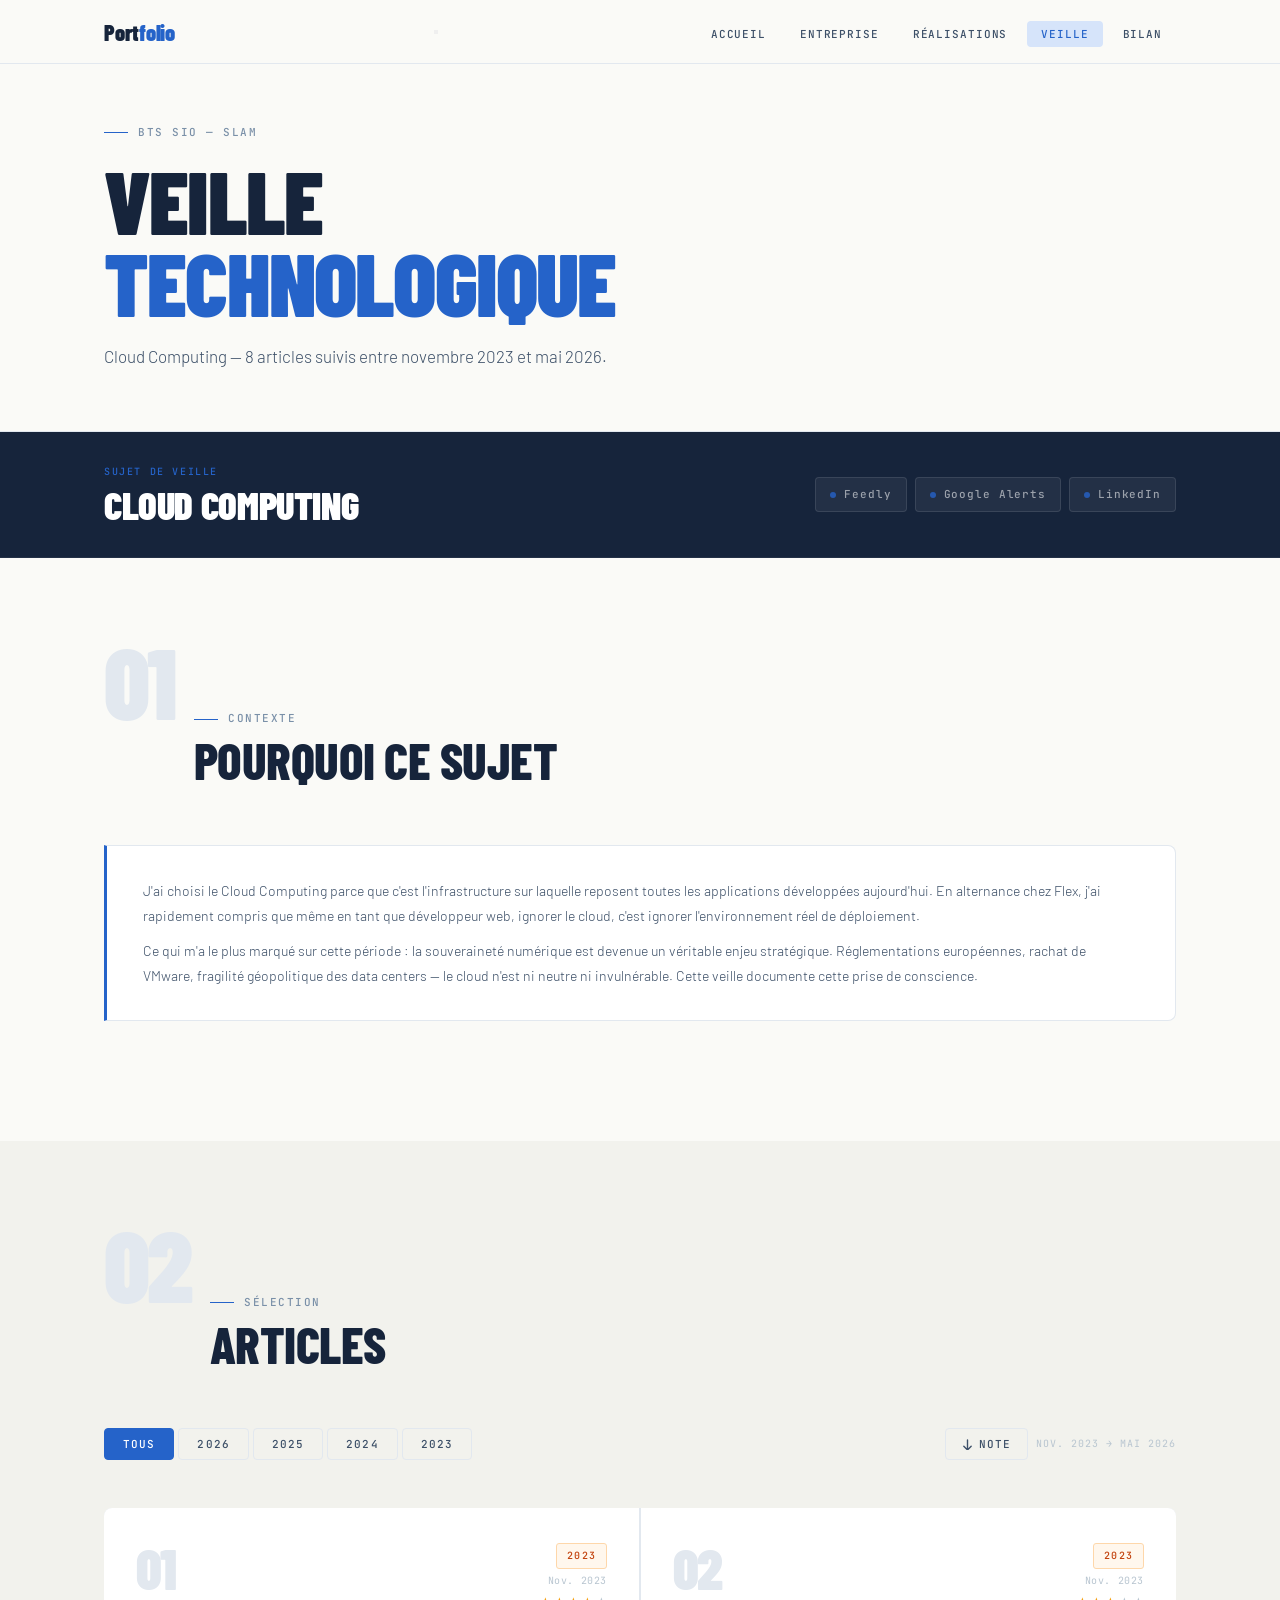
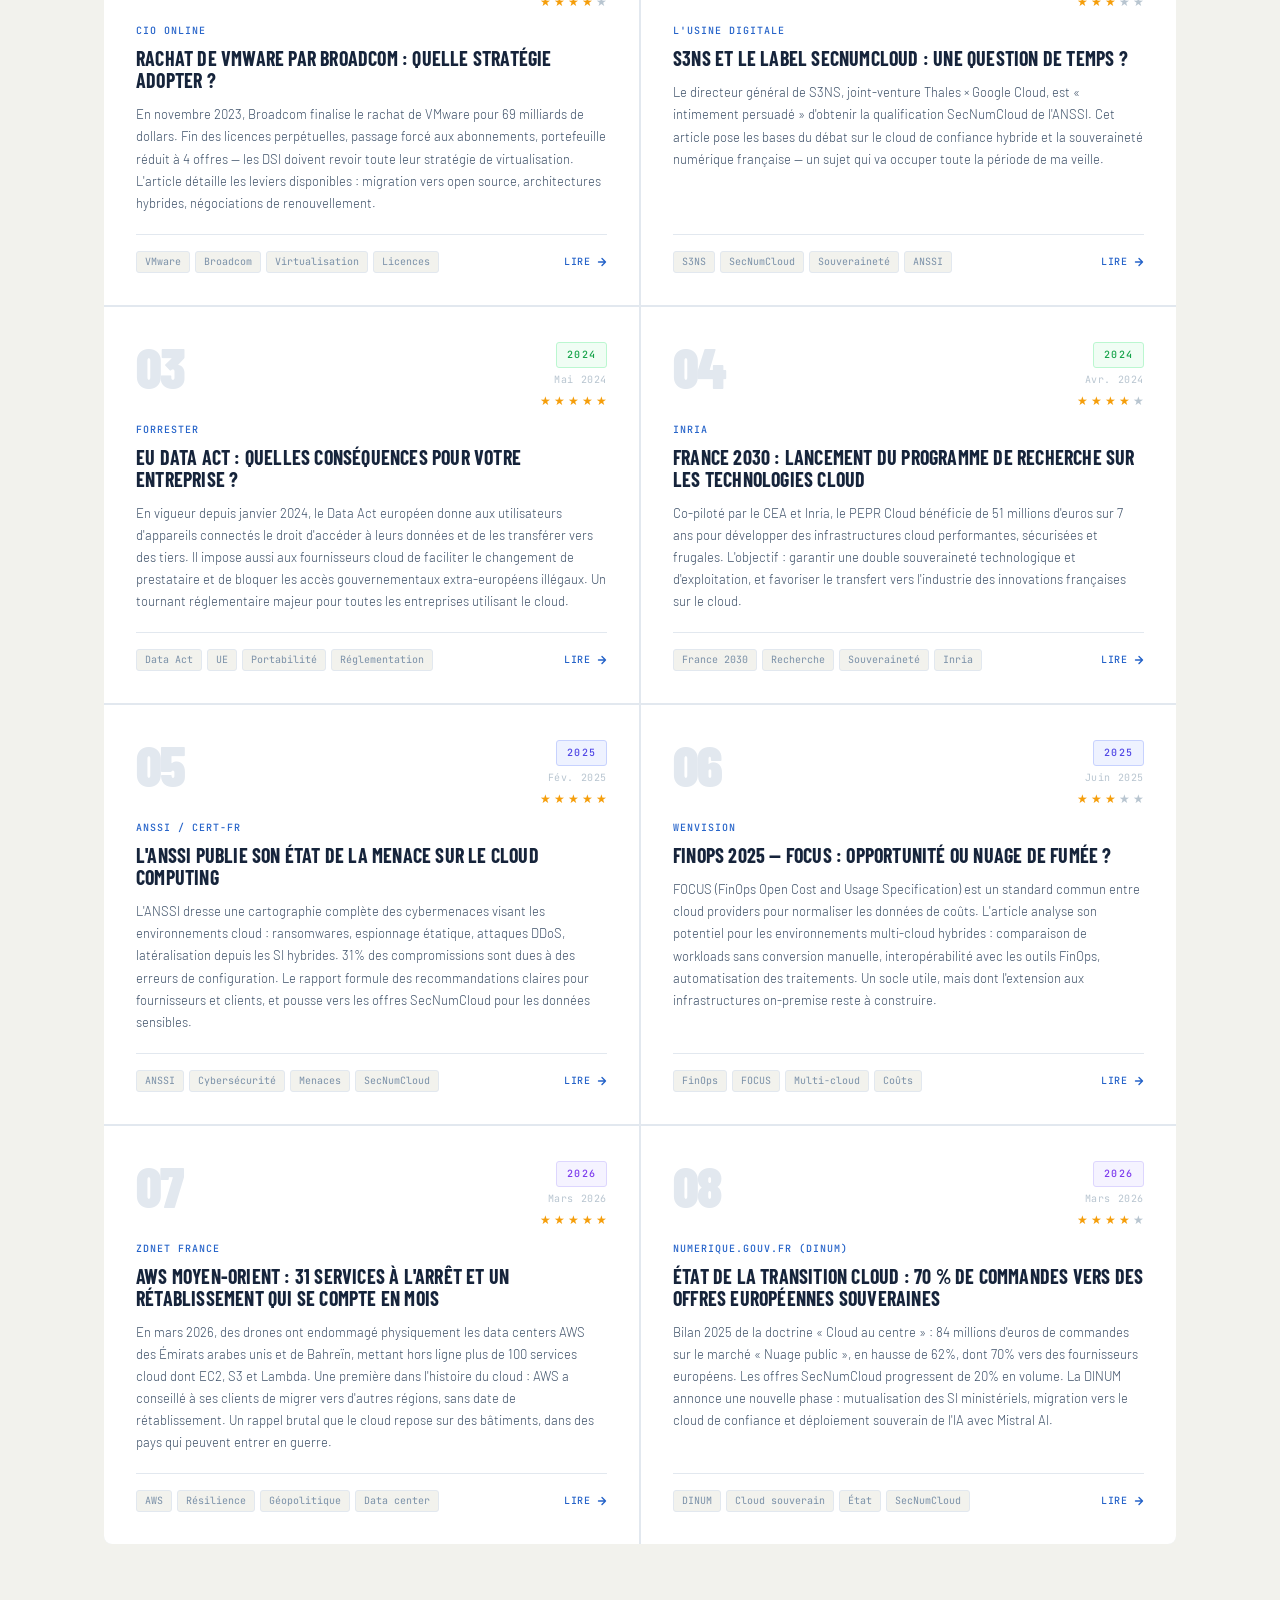
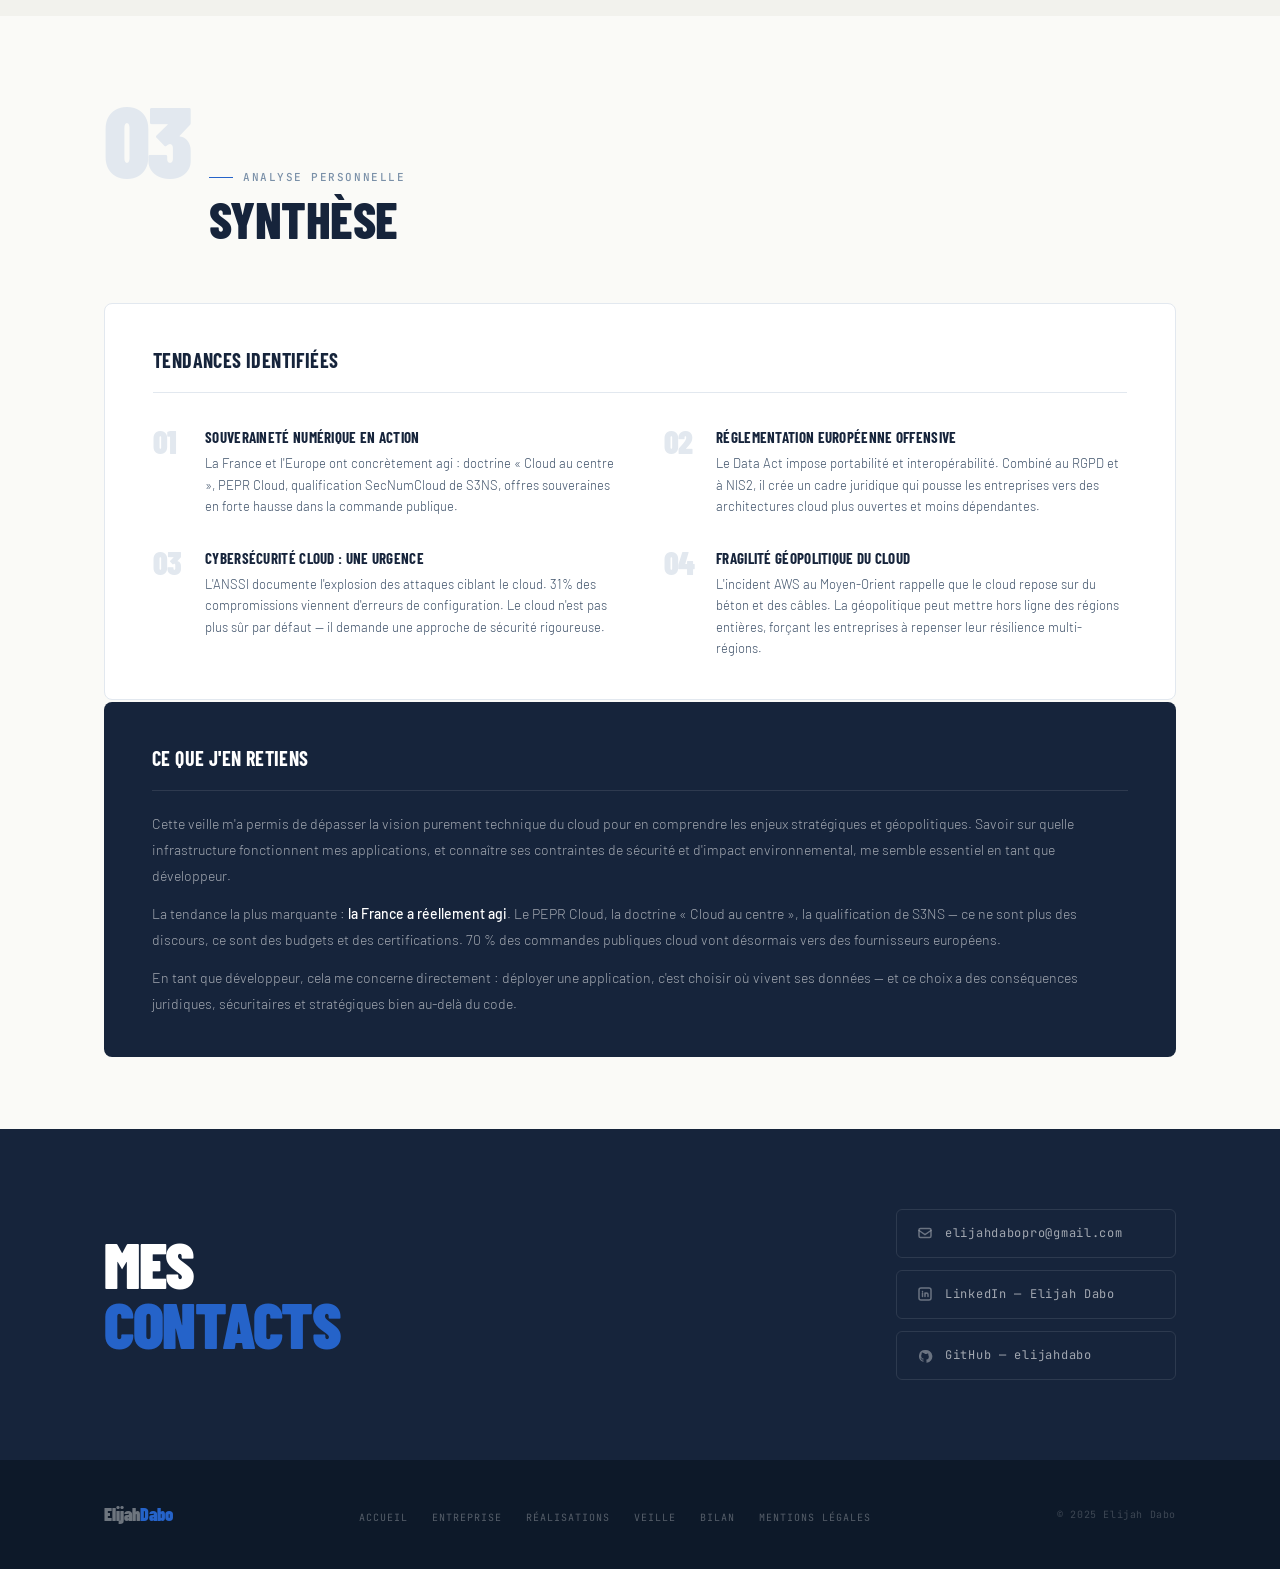
<file: veille.html>
<!DOCTYPE html>
<html lang="fr">
<head>
  <meta charset="UTF-8" />
  <meta name="viewport" content="width=device-width, initial-scale=1.0"/>
  <title>Veille technologique — Elijah Dabo</title>
  <link rel="preconnect" href="https://fonts.googleapis.com">
  <link rel="preconnect" href="https://fonts.gstatic.com" crossorigin>
  <link href="https://fonts.googleapis.com/css2?family=Barlow+Condensed:wght@400;600;700;800;900&family=Barlow:ital,wght@0,300;0,400;0,500;0,600;1,300&family=JetBrains+Mono:wght@400;500&display=swap" rel="stylesheet">
  <link rel="stylesheet" href="css/styles.css">
  <style>
    .sujet-banner { background: var(--ink); padding: 32px 0; border-bottom: 1px solid rgba(255,255,255,.06); }
    .sujet-banner-inner { max-width: var(--max-w); margin: 0 auto; padding: 0 var(--gutter); display: flex; align-items: center; justify-content: space-between; gap: 40px; flex-wrap: wrap; }
    .sujet-label { font-family: var(--font-mono); font-size: 10px; font-weight: 500; letter-spacing: .16em; text-transform: uppercase; color: var(--accent); margin-bottom: 6px; }
    .sujet-title { font-family: var(--font-display); font-weight: 900; font-size: clamp(28px, 3vw, 40px); text-transform: uppercase; letter-spacing: -.01em; color: #fff; line-height: 1; }
    .sujet-tools { display: flex; gap: 8px; flex-wrap: wrap; }
    .sujet-tool { display: inline-flex; align-items: center; gap: 8px; font-family: var(--font-mono); font-size: 11px; font-weight: 500; letter-spacing: .08em; color: rgba(255,255,255,.55); background: rgba(255,255,255,.06); border: 1px solid rgba(255,255,255,.1); padding: 8px 14px; border-radius: 4px; }
    .sujet-tool-dot { width: 6px; height: 6px; border-radius: 50%; background: var(--accent); opacity: .8; flex-shrink: 0; }

    .pourquoi-block {
      background: var(--white);
      border: 1px solid var(--rule);
      border-left: 3px solid var(--accent);
      border-radius: 0 8px 8px 0;
      padding: 32px 36px;
      margin-bottom: 48px;
    }
    .pourquoi-block p {
      font-size: 14px;
      font-weight: 300;
      color: var(--ink-2);
      line-height: 1.8;
      margin-bottom: 10px;
    }
    .pourquoi-block p:last-child { margin-bottom: 0; }

    .veille-controls { display: flex; align-items: center; justify-content: space-between; gap: 12px; margin-bottom: 48px; flex-wrap: wrap; }
    .filter-bar { display: flex; align-items: center; gap: 4px; flex-wrap: wrap; }
    .filter-btn { font-family: var(--font-mono); font-size: 11px; font-weight: 500; letter-spacing: .1em; text-transform: uppercase; padding: 8px 18px; border-radius: 4px; border: 1.5px solid var(--rule); background: transparent; color: var(--ink-2); cursor: pointer; transition: all .18s; }
    .filter-btn:hover { border-color: var(--ink-4); color: var(--ink); }
    .filter-btn.active { background: var(--accent); border-color: var(--accent); color: #fff; }

    .sort-btn {
      display: inline-flex; align-items: center; gap: 6px;
      font-family: var(--font-mono); font-size: 11px; font-weight: 500;
      letter-spacing: .08em; text-transform: uppercase;
      padding: 8px 16px; border-radius: 4px;
      border: 1.5px solid var(--rule); background: transparent;
      color: var(--ink-2); cursor: pointer; transition: all .18s;
    }
    .sort-btn:hover { border-color: var(--accent); color: var(--accent); }
    .sort-btn.asc .sort-arrow { transform: rotate(180deg); }
    .sort-arrow { transition: transform .2s ease; display: inline-flex; }
    .veille-period { font-family: var(--font-mono); font-size: 10px; letter-spacing: .1em; text-transform: uppercase; color: var(--ink-4); }

    .articles-grid { display: grid; grid-template-columns: repeat(2, 1fr); gap: 2px; background: var(--rule); border-radius: 8px; overflow: hidden; }
    .article-card { background: var(--white); padding: 32px; display: flex; flex-direction: column; transition: background .18s; position: relative; }
    .article-card:hover { background: var(--paper); }
    .article-card.hidden { display: none; }

    .article-card-top { display: flex; align-items: flex-start; justify-content: space-between; gap: 16px; margin-bottom: 16px; }
    .article-num { font-family: var(--font-display); font-weight: 900; font-size: 56px; line-height: 1; color: var(--rule); letter-spacing: -.03em; flex-shrink: 0; user-select: none; }
    .article-meta-right { text-align: right; flex-shrink: 0; }
    .article-year-badge { display: inline-block; font-family: var(--font-mono); font-size: 10px; font-weight: 500; letter-spacing: .12em; text-transform: uppercase; padding: 4px 10px; border-radius: 3px; border: 1px solid var(--rule); color: var(--ink-3); background: var(--paper-2); }
    .article-year-badge.y2026 { background: #F5F3FF; border-color: #DDD6FE; color: #7C3AED; }
    .article-year-badge.y2025 { background: #EEF2FF; border-color: #C7D2FE; color: #4F46E5; }
    .article-year-badge.y2024 { background: #F0FDF4; border-color: #BBF7D0; color: #16A34A; }
    .article-year-badge.y2023 { background: #FFF7ED; border-color: #FED7AA; color: #C2410C; }
    .article-date { font-family: var(--font-mono); font-size: 10px; color: var(--ink-4); letter-spacing: .06em; margin-top: 4px; }
    .article-note { display: flex; align-items: center; gap: 3px; margin-top: 6px; justify-content: flex-end; }
    .star { font-size: 12px; line-height: 1; color: var(--ink-4); }
    .star.filled { color: #F59E0B; }

    .article-source { font-family: var(--font-mono); font-size: 10px; font-weight: 500; letter-spacing: .1em; text-transform: uppercase; color: var(--accent); margin-bottom: 8px; }
    .article-title { font-family: var(--font-display); font-weight: 700; font-size: 20px; text-transform: uppercase; letter-spacing: .01em; color: var(--ink); line-height: 1.1; margin-bottom: 12px; }
    .article-body { font-size: 13px; font-weight: 300; color: var(--ink-2); line-height: 1.7; flex: 1; margin-bottom: 20px; }
    .article-footer { display: flex; align-items: center; justify-content: space-between; padding-top: 16px; border-top: 1px solid var(--rule); margin-top: auto; }
    .article-tags { display: flex; flex-wrap: wrap; gap: 5px; }
    .article-tag { font-family: var(--font-mono); font-size: 10px; color: var(--ink-3); background: var(--paper-2); border: 1px solid var(--rule); padding: 2px 8px; border-radius: 3px; }
    .article-link { display: inline-flex; align-items: center; gap: 6px; font-family: var(--font-mono); font-size: 10px; font-weight: 500; letter-spacing: .08em; text-transform: uppercase; color: var(--accent); flex-shrink: 0; transition: gap .15s; }
    .article-link:hover { gap: 10px; }

    .synthese-grid { display: flex; flex-direction: column; gap: 2px; }
    .synthese-tendances {
      background: var(--white);
      border: 1px solid var(--rule);
      border-radius: 8px;
      padding: 40px 48px;
    }
    .synthese-tendances h3 {
      font-family: var(--font-display); font-weight: 700; font-size: 20px;
      text-transform: uppercase; letter-spacing: .02em; color: var(--ink);
      margin-bottom: 32px; padding-bottom: 16px; border-bottom: 1px solid var(--rule);
    }
    .tendances-list {
      display: grid;
      grid-template-columns: repeat(2, 1fr);
      gap: 28px 48px;
      list-style: none;
    }
    .tendance-item { display: flex; gap: 16px; align-items: flex-start; }
    .tendance-num {
      font-family: var(--font-display); font-weight: 900; font-size: 32px;
      line-height: 1; color: var(--rule); letter-spacing: -.02em;
      flex-shrink: 0; width: 36px;
    }
    .tendance-content strong {
      display: block; font-family: var(--font-display); font-weight: 700;
      font-size: 15px; text-transform: uppercase; letter-spacing: .02em;
      color: var(--ink); margin-bottom: 4px;
    }
    .tendance-content p { font-size: 13px; font-weight: 300; color: var(--ink-2); line-height: 1.65; margin: 0; }

    .synthese-retiens {
      background: var(--ink);
      border-radius: 8px;
      padding: 40px 48px;
    }
    .synthese-retiens h3 {
      font-family: var(--font-display); font-weight: 700; font-size: 20px;
      text-transform: uppercase; letter-spacing: .02em; color: #fff;
      margin-bottom: 20px; padding-bottom: 16px;
      border-bottom: 1px solid rgba(255,255,255,.1);
    }
    .synthese-retiens p { font-size: 14px; font-weight: 300; color: rgba(255,255,255,.6); line-height: 1.85; margin-bottom: 12px; }
    .synthese-retiens p:last-child { margin-bottom: 0; }
    .synthese-retiens strong { color: #fff; font-weight: 500; }

    @media (max-width: 900px) {
      .articles-grid { grid-template-columns: 1fr; }
      .tendances-list { grid-template-columns: 1fr; }
      .synthese-tendances, .synthese-retiens { padding: 28px 24px; }
      .sujet-banner-inner { flex-direction: column; align-items: flex-start; }
      .veille-controls { flex-direction: column; align-items: flex-start; }
    }
  </style>
</head>
<body>

  <nav class="nav" role="navigation">
    <div class="nav-inner">
      <a href="index.html" class="nav-logo">Port<span>folio</span></a>
      <button class="nav-burger" aria-label="Menu" aria-expanded="false">
        <span></span><span></span><span></span>
      </button>
      <ul class="nav-links">
        <li><a href="index.html">Accueil</a></li>
        <li><a href="entreprise.html">Entreprise</a></li>
        <li><a href="realisations.html">Réalisations</a></li>
        <li><a href="veille.html" class="active">Veille</a></li>
        <li><a href="bilan.html">Bilan</a></li>
      </ul>
    </div>
  </nav>

  <section class="page-hero">
    <div class="page-hero-inner">
      <span class="section-label" style="margin-bottom:16px;">BTS SIO — SLAM</span>
      <h1 class="page-hero-title">Veille<br><span class="accent">Technologique</span></h1>
      <p class="page-hero-sub">Cloud Computing — 8 articles suivis entre novembre 2023 et mai 2026.</p>
    </div>
  </section>

  <div class="sujet-banner">
    <div class="sujet-banner-inner">
      <div>
        <div class="sujet-label">Sujet de veille</div>
        <div class="sujet-title">Cloud Computing</div>
      </div>
      <div class="sujet-tools">
        <div class="sujet-tool"><div class="sujet-tool-dot"></div>Feedly</div>
        <div class="sujet-tool"><div class="sujet-tool-dot"></div>Google Alerts</div>
        <div class="sujet-tool"><div class="sujet-tool-dot"></div>LinkedIn</div>
      </div>
    </div>
  </div>

  <!-- 01 — POURQUOI CE SUJET -->
  <section class="section" id="pourquoi">
    <div class="container">
      <div class="section-header">
        <div class="section-number">01</div>
        <div class="section-title-block">
          <span class="section-label" style="margin-bottom:8px;">Contexte</span>
          <h2 class="section-title">Pourquoi ce sujet</h2>
        </div>
      </div>
      <div class="pourquoi-block">
        <p>
          J'ai choisi le Cloud Computing parce que c'est l'infrastructure sur laquelle reposent toutes les applications développées aujourd'hui. En alternance chez Flex, j'ai rapidement compris que même en tant que développeur web, ignorer le cloud, c'est ignorer l'environnement réel de déploiement.
        </p>
        <p>
          Ce qui m'a le plus marqué sur cette période : la souveraineté numérique est devenue un véritable enjeu stratégique. Réglementations européennes, rachat de VMware, fragilité géopolitique des data centers — le cloud n'est ni neutre ni invulnérable. Cette veille documente cette prise de conscience.
        </p>
      </div>
    </div>
  </section>

  <!-- 02 — ARTICLES -->
  <section class="section section-alt" id="articles">
    <div class="container">
      <div class="section-header">
        <div class="section-number">02</div>
        <div class="section-title-block">
          <span class="section-label" style="margin-bottom:8px;">Sélection</span>
          <h2 class="section-title">Articles</h2>
        </div>
      </div>

      <div class="veille-controls">
        <div class="filter-bar">
          <button class="filter-btn active" data-filter="all">Tous</button>
          <button class="filter-btn" data-filter="2026">2026</button>
          <button class="filter-btn" data-filter="2025">2025</button>
          <button class="filter-btn" data-filter="2024">2024</button>
          <button class="filter-btn" data-filter="2023">2023</button>
        </div>
        <div style="display:flex; align-items:center; gap:8px;">
          <button class="sort-btn" id="sort-note-btn" title="Trier par note">
            <svg class="sort-arrow" width="11" height="11" viewBox="0 0 12 12" fill="none"><path d="M6 1v10M2 8l4 4 4-4" stroke="currentColor" stroke-width="1.5" stroke-linecap="round" stroke-linejoin="round"/></svg>
            Note
          </button>
          <div class="veille-period">Nov. 2023 → Mai 2026</div>
        </div>
      </div>

      <div class="articles-grid" id="articles-grid">

        <!-- 01 — 2023 — CIO Online / Broadcom VMware -->
        <div class="article-card" data-year="2023" data-note="4">
          <div class="article-card-top">
            <div class="article-num">01</div>
            <div class="article-meta-right">
              <span class="article-year-badge y2023">2023</span>
              <div class="article-date">Nov. 2023</div>
              <div class="article-note"><span class="star filled">★</span><span class="star filled">★</span><span class="star filled">★</span><span class="star filled">★</span><span class="star">★</span></div>
            </div>
          </div>
          <div class="article-source">CIO Online</div>
          <h3 class="article-title">Rachat de VMware par Broadcom : quelle stratégie adopter ?</h3>
          <p class="article-body">En novembre 2023, Broadcom finalise le rachat de VMware pour 69 milliards de dollars. Fin des licences perpétuelles, passage forcé aux abonnements, portefeuille réduit à 4 offres — les DSI doivent revoir toute leur stratégie de virtualisation. L'article détaille les leviers disponibles : migration vers open source, architectures hybrides, négociations de renouvellement.</p>
          <div class="article-footer">
            <div class="article-tags"><span class="article-tag">VMware</span><span class="article-tag">Broadcom</span><span class="article-tag">Virtualisation</span><span class="article-tag">Licences</span></div>
            <a href="https://www.cio-online.com/actualites/publi-info/rachat-de-vmware-par-broadcom-quelle-strategie-adopter-1067.html" target="_blank" rel="noopener" class="article-link">Lire <svg width="10" height="10" viewBox="0 0 10 10" fill="none"><path d="M1.5 5h7M5 1.5l3.5 3.5L5 8.5" stroke="currentColor" stroke-width="1.4" stroke-linecap="round" stroke-linejoin="round"/></svg></a>
          </div>
        </div>

        <!-- 02 — 2023 — Usine Digitale / S3NS SecNumCloud -->
        <div class="article-card" data-year="2023" data-note="3">
          <div class="article-card-top">
            <div class="article-num">02</div>
            <div class="article-meta-right">
              <span class="article-year-badge y2023">2023</span>
              <div class="article-date">Nov. 2023</div>
              <div class="article-note"><span class="star filled">★</span><span class="star filled">★</span><span class="star filled">★</span><span class="star">★</span><span class="star">★</span></div>
            </div>
          </div>
          <div class="article-source">L'Usine Digitale</div>
          <h3 class="article-title">S3NS et le label SecNumCloud : une question de temps ?</h3>
          <p class="article-body">Le directeur général de S3NS, joint-venture Thales × Google Cloud, est « intimement persuadé » d'obtenir la qualification SecNumCloud de l'ANSSI. Cet article pose les bases du débat sur le cloud de confiance hybride et la souveraineté numérique française — un sujet qui va occuper toute la période de ma veille.</p>
          <div class="article-footer">
            <div class="article-tags"><span class="article-tag">S3NS</span><span class="article-tag">SecNumCloud</span><span class="article-tag">Souveraineté</span><span class="article-tag">ANSSI</span></div>
            <a href="https://www.usine-digitale.fr/article/15-11-2023-l-octroi-du-label-secnumcloud-n-est-plus-qu-une-question-de-temps-pour-s3ns.N2194888" target="_blank" rel="noopener" class="article-link">Lire <svg width="10" height="10" viewBox="0 0 10 10" fill="none"><path d="M1.5 5h7M5 1.5l3.5 3.5L5 8.5" stroke="currentColor" stroke-width="1.4" stroke-linecap="round" stroke-linejoin="round"/></svg></a>
          </div>
        </div>

        <!-- 03 — 2024 — Forrester / EU Data Act -->
        <div class="article-card" data-year="2024" data-note="5">
          <div class="article-card-top">
            <div class="article-num">03</div>
            <div class="article-meta-right">
              <span class="article-year-badge y2024">2024</span>
              <div class="article-date">Mai 2024</div>
              <div class="article-note"><span class="star filled">★</span><span class="star filled">★</span><span class="star filled">★</span><span class="star filled">★</span><span class="star filled">★</span></div>
            </div>
          </div>
          <div class="article-source">Forrester</div>
          <h3 class="article-title">EU Data Act : quelles conséquences pour votre entreprise ?</h3>
          <p class="article-body">En vigueur depuis janvier 2024, le Data Act européen donne aux utilisateurs d'appareils connectés le droit d'accéder à leurs données et de les transférer vers des tiers. Il impose aussi aux fournisseurs cloud de faciliter le changement de prestataire et de bloquer les accès gouvernementaux extra-européens illégaux. Un tournant réglementaire majeur pour toutes les entreprises utilisant le cloud.</p>
          <div class="article-footer">
            <div class="article-tags"><span class="article-tag">Data Act</span><span class="article-tag">UE</span><span class="article-tag">Portabilité</span><span class="article-tag">Réglementation</span></div>
            <a href="https://www.forrester.com/blogs/eu-data-quelles-consequences-pour-vous-et-votre-entreprise/" target="_blank" rel="noopener" class="article-link">Lire <svg width="10" height="10" viewBox="0 0 10 10" fill="none"><path d="M1.5 5h7M5 1.5l3.5 3.5L5 8.5" stroke="currentColor" stroke-width="1.4" stroke-linecap="round" stroke-linejoin="round"/></svg></a>
          </div>
        </div>

        <!-- 04 — 2024 — Inria / France 2030 PEPR Cloud -->
        <div class="article-card" data-year="2024" data-note="4">
          <div class="article-card-top">
            <div class="article-num">04</div>
            <div class="article-meta-right">
              <span class="article-year-badge y2024">2024</span>
              <div class="article-date">Avr. 2024</div>
              <div class="article-note"><span class="star filled">★</span><span class="star filled">★</span><span class="star filled">★</span><span class="star filled">★</span><span class="star">★</span></div>
            </div>
          </div>
          <div class="article-source">Inria</div>
          <h3 class="article-title">France 2030 : lancement du programme de recherche sur les technologies cloud</h3>
          <p class="article-body">Co-piloté par le CEA et Inria, le PEPR Cloud bénéficie de 51 millions d'euros sur 7 ans pour développer des infrastructures cloud performantes, sécurisées et frugales. L'objectif : garantir une double souveraineté technologique et d'exploitation, et favoriser le transfert vers l'industrie des innovations françaises sur le cloud.</p>
          <div class="article-footer">
            <div class="article-tags"><span class="article-tag">France 2030</span><span class="article-tag">Recherche</span><span class="article-tag">Souveraineté</span><span class="article-tag">Inria</span></div>
            <a href="https://www.inria.fr/fr/france-2030-programme-recherche-technologies-cloud" target="_blank" rel="noopener" class="article-link">Lire <svg width="10" height="10" viewBox="0 0 10 10" fill="none"><path d="M1.5 5h7M5 1.5l3.5 3.5L5 8.5" stroke="currentColor" stroke-width="1.4" stroke-linecap="round" stroke-linejoin="round"/></svg></a>
          </div>
        </div>

        <!-- 05 — 2025 — ANSSI / État de la menace cloud -->
        <div class="article-card" data-year="2025" data-note="5">
          <div class="article-card-top">
            <div class="article-num">05</div>
            <div class="article-meta-right">
              <span class="article-year-badge y2025">2025</span>
              <div class="article-date">Fév. 2025</div>
              <div class="article-note"><span class="star filled">★</span><span class="star filled">★</span><span class="star filled">★</span><span class="star filled">★</span><span class="star filled">★</span></div>
            </div>
          </div>
          <div class="article-source">ANSSI / CERT-FR</div>
          <h3 class="article-title">L'ANSSI publie son état de la menace sur le cloud computing</h3>
          <p class="article-body">L'ANSSI dresse une cartographie complète des cybermenaces visant les environnements cloud : ransomwares, espionnage étatique, attaques DDoS, latéralisation depuis les SI hybrides. 31% des compromissions sont dues à des erreurs de configuration. Le rapport formule des recommandations claires pour fournisseurs et clients, et pousse vers les offres SecNumCloud pour les données sensibles.</p>
          <div class="article-footer">
            <div class="article-tags"><span class="article-tag">ANSSI</span><span class="article-tag">Cybersécurité</span><span class="article-tag">Menaces</span><span class="article-tag">SecNumCloud</span></div>
            <a href="https://cyber.gouv.fr/actualites/lanssi-publie-son-%C3%A9tat-de-la-menace-sur-le-cloud-computing/" target="_blank" rel="noopener" class="article-link">Lire <svg width="10" height="10" viewBox="0 0 10 10" fill="none"><path d="M1.5 5h7M5 1.5l3.5 3.5L5 8.5" stroke="currentColor" stroke-width="1.4" stroke-linecap="round" stroke-linejoin="round"/></svg></a>
          </div>
        </div>

        <!-- 06 — 2025 — WEnvision / FinOps FOCUS -->
        <div class="article-card" data-year="2025" data-note="3">
          <div class="article-card-top">
            <div class="article-num">06</div>
            <div class="article-meta-right">
              <span class="article-year-badge y2025">2025</span>
              <div class="article-date">Juin 2025</div>
              <div class="article-note"><span class="star filled">★</span><span class="star filled">★</span><span class="star filled">★</span><span class="star">★</span><span class="star">★</span></div>
            </div>
          </div>
          <div class="article-source">WEnvision</div>
          <h3 class="article-title">FinOps 2025 — FOCUS : opportunité ou nuage de fumée ?</h3>
          <p class="article-body">FOCUS (FinOps Open Cost and Usage Specification) est un standard commun entre cloud providers pour normaliser les données de coûts. L'article analyse son potentiel pour les environnements multi-cloud hybrides : comparaison de workloads sans conversion manuelle, interopérabilité avec les outils FinOps, automatisation des traitements. Un socle utile, mais dont l'extension aux infrastructures on-premise reste à construire.</p>
          <div class="article-footer">
            <div class="article-tags"><span class="article-tag">FinOps</span><span class="article-tag">FOCUS</span><span class="article-tag">Multi-cloud</span><span class="article-tag">Coûts</span></div>
            <a href="https://www.wenvision.com/fr/articles/finops2025-focus-opportunite-ou-nuage-de-fumee/" target="_blank" rel="noopener" class="article-link">Lire <svg width="10" height="10" viewBox="0 0 10 10" fill="none"><path d="M1.5 5h7M5 1.5l3.5 3.5L5 8.5" stroke="currentColor" stroke-width="1.4" stroke-linecap="round" stroke-linejoin="round"/></svg></a>
          </div>
        </div>

        <!-- 07 — 2026 — ZDNet / AWS Moyen-Orient -->
        <div class="article-card" data-year="2026" data-note="5">
          <div class="article-card-top">
            <div class="article-num">07</div>
            <div class="article-meta-right">
              <span class="article-year-badge y2026">2026</span>
              <div class="article-date">Mars 2026</div>
              <div class="article-note"><span class="star filled">★</span><span class="star filled">★</span><span class="star filled">★</span><span class="star filled">★</span><span class="star filled">★</span></div>
            </div>
          </div>
          <div class="article-source">ZDNet France</div>
          <h3 class="article-title">AWS Moyen-Orient : 31 services à l'arrêt et un rétablissement qui se compte en mois</h3>
          <p class="article-body">En mars 2026, des drones ont endommagé physiquement les data centers AWS des Émirats arabes unis et de Bahreïn, mettant hors ligne plus de 100 services cloud dont EC2, S3 et Lambda. Une première dans l'histoire du cloud : AWS a conseillé à ses clients de migrer vers d'autres régions, sans date de rétablissement. Un rappel brutal que le cloud repose sur des bâtiments, dans des pays qui peuvent entrer en guerre.</p>
          <div class="article-footer">
            <div class="article-tags"><span class="article-tag">AWS</span><span class="article-tag">Résilience</span><span class="article-tag">Géopolitique</span><span class="article-tag">Data center</span></div>
            <a href="https://www.zdnet.fr/actualites/aws-moyen-orient-31-services-a-larret-et-un-retablissement-qui-se-compte-en-mois-494583.htm" target="_blank" rel="noopener" class="article-link">Lire <svg width="10" height="10" viewBox="0 0 10 10" fill="none"><path d="M1.5 5h7M5 1.5l3.5 3.5L5 8.5" stroke="currentColor" stroke-width="1.4" stroke-linecap="round" stroke-linejoin="round"/></svg></a>
          </div>
        </div>

        <!-- 08 — 2026 — numerique.gouv.fr / Transition cloud état -->
        <div class="article-card" data-year="2026" data-note="4">
          <div class="article-card-top">
            <div class="article-num">08</div>
            <div class="article-meta-right">
              <span class="article-year-badge y2026">2026</span>
              <div class="article-date">Mars 2026</div>
              <div class="article-note"><span class="star filled">★</span><span class="star filled">★</span><span class="star filled">★</span><span class="star filled">★</span><span class="star">★</span></div>
            </div>
          </div>
          <div class="article-source">numerique.gouv.fr (DINUM)</div>
          <h3 class="article-title">État de la transition cloud : 70 % de commandes vers des offres européennes souveraines</h3>
          <p class="article-body">Bilan 2025 de la doctrine « Cloud au centre » : 84 millions d'euros de commandes sur le marché « Nuage public », en hausse de 62%, dont 70% vers des fournisseurs européens. Les offres SecNumCloud progressent de 20% en volume. La DINUM annonce une nouvelle phase : mutualisation des SI ministériels, migration vers le cloud de confiance et déploiement souverain de l'IA avec Mistral AI.</p>
          <div class="article-footer">
            <div class="article-tags"><span class="article-tag">DINUM</span><span class="article-tag">Cloud souverain</span><span class="article-tag">État</span><span class="article-tag">SecNumCloud</span></div>
            <a href="https://www.numerique.gouv.fr/sinformer/espace-presse/etat-transition-cloud-offres-europeennes-souveraines/" target="_blank" rel="noopener" class="article-link">Lire <svg width="10" height="10" viewBox="0 0 10 10" fill="none"><path d="M1.5 5h7M5 1.5l3.5 3.5L5 8.5" stroke="currentColor" stroke-width="1.4" stroke-linecap="round" stroke-linejoin="round"/></svg></a>
          </div>
        </div>

      </div>
    </div>
  </section>

  <!-- 03 — SYNTHÈSE -->
  <section class="section" id="synthese">
    <div class="container">
      <div class="section-header">
        <div class="section-number">03</div>
        <div class="section-title-block">
          <span class="section-label" style="margin-bottom:8px;">Analyse personnelle</span>
          <h2 class="section-title">Synthèse</h2>
        </div>
      </div>

      <div class="synthese-grid">
        <div class="synthese-tendances">
          <h3>Tendances identifiées</h3>
          <ul class="tendances-list">
            <li class="tendance-item">
              <div class="tendance-num">01</div>
              <div class="tendance-content">
                <strong>Souveraineté numérique en action</strong>
                <p>La France et l'Europe ont concrètement agi : doctrine « Cloud au centre », PEPR Cloud, qualification SecNumCloud de S3NS, offres souveraines en forte hausse dans la commande publique.</p>
              </div>
            </li>
            <li class="tendance-item">
              <div class="tendance-num">02</div>
              <div class="tendance-content">
                <strong>Réglementation européenne offensive</strong>
                <p>Le Data Act impose portabilité et interopérabilité. Combiné au RGPD et à NIS2, il crée un cadre juridique qui pousse les entreprises vers des architectures cloud plus ouvertes et moins dépendantes.</p>
              </div>
            </li>
            <li class="tendance-item">
              <div class="tendance-num">03</div>
              <div class="tendance-content">
                <strong>Cybersécurité cloud : une urgence</strong>
                <p>L'ANSSI documente l'explosion des attaques ciblant le cloud. 31% des compromissions viennent d'erreurs de configuration. Le cloud n'est pas plus sûr par défaut — il demande une approche de sécurité rigoureuse.</p>
              </div>
            </li>
            <li class="tendance-item">
              <div class="tendance-num">04</div>
              <div class="tendance-content">
                <strong>Fragilité géopolitique du cloud</strong>
                <p>L'incident AWS au Moyen-Orient rappelle que le cloud repose sur du béton et des câbles. La géopolitique peut mettre hors ligne des régions entières, forçant les entreprises à repenser leur résilience multi-régions.</p>
              </div>
            </li>
          </ul>
        </div>

        <div class="synthese-retiens">
          <h3>Ce que j'en retiens</h3>
          <p>Cette veille m'a permis de dépasser la vision purement technique du cloud pour en comprendre les enjeux stratégiques et géopolitiques. Savoir sur quelle infrastructure fonctionnent mes applications, et connaître ses contraintes de sécurité et d'impact environnemental, me semble essentiel en tant que développeur.</p>
          <p>La tendance la plus marquante : <strong>la France a réellement agi</strong>. Le PEPR Cloud, la doctrine « Cloud au centre », la qualification de S3NS — ce ne sont plus des discours, ce sont des budgets et des certifications. 70 % des commandes publiques cloud vont désormais vers des fournisseurs européens.</p>
          <p>En tant que développeur, cela me concerne directement : déployer une application, c'est choisir où vivent ses données — et ce choix a des conséquences juridiques, sécuritaires et stratégiques bien au-delà du code.</p>
        </div>
      </div>
    </div>
  </section>

  <div class="contact-strip">
    <div class="contact-inner">
      <h2 class="contact-title">Mes<br><span class="accent">contacts</span></h2>
      <div class="contact-links">
        <a href="mailto:elijahdabopro@gmail.com" class="contact-link">
          <svg width="16" height="16" viewBox="0 0 16 16" fill="none"><rect x="2" y="3.5" width="12" height="9" rx="1.5" stroke="currentColor" stroke-width="1.5"/><path d="M2 5.5l6 4 6-4" stroke="currentColor" stroke-width="1.5" stroke-linecap="round"/></svg>
          elijahdabopro@gmail.com
        </a>
        <a href="https://www.linkedin.com/in/elijah-dabo" target="_blank" rel="noopener" class="contact-link">
          <svg width="16" height="16" viewBox="0 0 16 16" fill="none"><rect x="2" y="2" width="12" height="12" rx="2" stroke="currentColor" stroke-width="1.5"/><path d="M5.5 7v3.5M5.5 5.5v.01M8 7v3.5M8 8.5c0-1 .5-1.5 1.5-1.5s1.5.5 1.5 1.5v2" stroke="currentColor" stroke-width="1.5" stroke-linecap="round" stroke-linejoin="round"/></svg>
          LinkedIn — Elijah Dabo
        </a>
        <a href="https://github.com/elijahdabo" target="_blank" rel="noopener" class="contact-link">
          <svg width="16" height="16" viewBox="0 0 16 16" fill="none"><path d="M8 2a6 6 0 00-1.897 11.693c.3.055.41-.13.41-.29v-1.02c-1.668.363-2.018-.805-2.018-.805-.272-.692-.665-.876-.665-.876-.544-.372.041-.365.041-.365.602.042.919.619.919.619.535.917 1.403.652 1.745.498.054-.387.209-.652.38-.802-1.332-.152-2.731-.666-2.731-2.962 0-.654.234-1.19.617-1.608-.062-.152-.268-.761.059-1.587 0 0 .503-.161 1.647.614A5.74 5.74 0 018 5.89a5.74 5.74 0 011.498.202c1.144-.775 1.647-.614 1.647-.614.327.826.121 1.435.059 1.587.384.419.617.954.617 1.608 0 2.303-1.402 2.809-2.737 2.957.215.185.407.55.407 1.11v1.644c0 .161.109.347.413.289A6 6 0 008 2z" fill="currentColor"/></svg>
          GitHub — elijahdabo
        </a>
      </div>
    </div>
  </div>

  <footer class="footer">
    <div class="footer-inner">
      <div class="footer-logo">Elijah<span>Dabo</span></div>
      <ul class="footer-nav">
        <li><a href="index.html">Accueil</a></li>
        <li><a href="entreprise.html">Entreprise</a></li>
        <li><a href="realisations.html">Réalisations</a></li>
        <li><a href="veille.html">Veille</a></li>
        <li><a href="bilan.html">Bilan</a></li>
        <li><a href="mentions-legales.html">Mentions légales</a></li>
      </ul>
      <div class="footer-copy">© 2025 Elijah Dabo</div>
    </div>
  </footer>

  <script>
    const filterBtns = document.querySelectorAll('.filter-btn');
    const cards = document.querySelectorAll('.article-card');
    let currentYear = 'all';
    let sortDir = 'none';

    filterBtns.forEach(btn => {
      btn.addEventListener('click', () => {
        filterBtns.forEach(b => b.classList.remove('active'));
        btn.classList.add('active');
        currentYear = btn.dataset.filter;
        applyFiltersAndSort();
      });
    });

    const sortBtn = document.getElementById('sort-note-btn');
    sortBtn.addEventListener('click', () => {
      if (sortDir === 'none' || sortDir === 'asc') {
        sortDir = 'desc';
        sortBtn.classList.remove('asc');
      } else {
        sortDir = 'asc';
        sortBtn.classList.add('asc');
      }
      applyFiltersAndSort();
    });

    function applyFiltersAndSort() {
      const grid = document.getElementById('articles-grid');
      const allCards = [...grid.querySelectorAll('.article-card')];
      allCards.forEach(card => {
        const match = currentYear === 'all' || card.dataset.year === currentYear;
        card.classList.toggle('hidden', !match);
      });
      if (sortDir !== 'none') {
        const visibleCards = allCards.filter(c => !c.classList.contains('hidden'));
        visibleCards.sort((a, b) => {
          const noteA = parseInt(a.dataset.note);
          const noteB = parseInt(b.dataset.note);
          return sortDir === 'desc' ? noteB - noteA : noteA - noteB;
        });
        visibleCards.forEach(card => grid.appendChild(card));
        allCards.filter(c => c.classList.contains('hidden')).forEach(card => grid.appendChild(card));
      }
    }
  </script>

  <script src="js/main.js"></script>
</body>
</html>
</file>
<file: css/styles.css>
/* ============================================================
   DESIGN TOKENS
============================================================ */
:root {
  --paper:      #FAFAF7;
  --paper-2:    #F2F2ED;
  --ink:        #16243B;
  --ink-2:      #3D5068;
  --ink-3:      #7A90A8;
  --ink-4:      #B8C5D0;
  --accent:     #2563C9;
  --accent-dim: #D6E4FA;
  --rule:       #E2E8EF;
  --white:      #FFFFFF;

  --font-display: 'Barlow Condensed', sans-serif;
  --font-body:    'Barlow', sans-serif;
  --font-mono:    'JetBrains Mono', monospace;

  --nav-h: 64px;
  --max-w: 1200px;
  --gutter: clamp(24px, 5vw, 80px);
}

/* ============================================================
   RESET & BASE
============================================================ */
*, *::before, *::after { box-sizing: border-box; margin: 0; padding: 0; }

html { scroll-behavior: smooth; }

body {
  font-family: var(--font-body);
  background: var(--paper);
  color: var(--ink);
  font-size: 16px;
  line-height: 1.6;
  -webkit-font-smoothing: antialiased;
}

a { color: inherit; text-decoration: none; }
img { display: block; max-width: 100%; }

/* ============================================================
   LAYOUT UTILITIES
============================================================ */
.container {
  max-width: var(--max-w);
  margin: 0 auto;
  padding: 0 var(--gutter);
}

.section-label {
  font-family: var(--font-mono);
  font-size: 11px;
  font-weight: 500;
  letter-spacing: .14em;
  text-transform: uppercase;
  color: var(--ink-3);
  display: flex;
  align-items: center;
  gap: 10px;
}
.section-label::before {
  content: '';
  display: inline-block;
  width: 24px; height: 1px;
  background: var(--accent);
  flex-shrink: 0;
}

/* ============================================================
   NAVBAR
============================================================ */
.nav {
  position: fixed;
  top: 0; left: 0; right: 0;
  height: var(--nav-h);
  background: rgba(250,250,247,.92);
  backdrop-filter: blur(12px);
  border-bottom: 1px solid var(--rule);
  z-index: 100;
  display: flex;
  align-items: center;
}

.nav-inner {
  max-width: var(--max-w);
  margin: 0 auto;
  padding: 0 var(--gutter);
  width: 100%;
  display: flex;
  align-items: center;
  justify-content: space-between;
}

.nav-logo {
  font-family: var(--font-display);
  font-weight: 900;
  font-size: 22px;
  letter-spacing: -.01em;
  color: var(--ink);
  line-height: 1;
}
.nav-logo span { color: var(--accent); }

.nav-links {
  display: flex;
  align-items: center;
  gap: 6px;
  list-style: none;
}

.nav-links a {
  font-family: var(--font-mono);
  font-size: 11px;
  font-weight: 500;
  letter-spacing: .08em;
  text-transform: uppercase;
  color: var(--ink-2);
  padding: 6px 14px;
  border-radius: 4px;
  transition: color .18s, background .18s;
}
.nav-links a:hover,
.nav-links a.active {
  color: var(--accent);
  background: var(--accent-dim);
}

/* ============================================================
   HERO (index)
============================================================ */
.hero {
  padding-top: calc(var(--nav-h) + 80px);
  padding-bottom: 0;
  overflow: hidden;
  position: relative;
}

.hero-inner {
  max-width: var(--max-w);
  margin: 0 auto;
  padding: 0 var(--gutter);
  display: grid;
  grid-template-columns: 1fr 380px;
  gap: 60px;
  align-items: end;
}

.hero-eyebrow {
  margin-bottom: 20px;
}

.hero-title {
  font-family: var(--font-display);
  font-weight: 900;
  font-size: clamp(72px, 9vw, 128px);
  line-height: .92;
  letter-spacing: -.02em;
  text-transform: uppercase;
  color: var(--ink);
  margin-bottom: 32px;
}
.hero-title .accent { color: var(--accent); }

.hero-sub {
  font-size: 17px;
  font-weight: 300;
  color: var(--ink-2);
  max-width: 480px;
  line-height: 1.7;
  margin-bottom: 40px;
}

.hero-ctas {
  display: flex;
  gap: 12px;
  align-items: center;
}

/* ============================================================
   BUTTONS
============================================================ */
.btn {
  display: inline-flex;
  align-items: center;
  gap: 8px;
  font-family: var(--font-mono);
  font-size: 11px;
  font-weight: 500;
  letter-spacing: .1em;
  text-transform: uppercase;
  padding: 13px 24px;
  border-radius: 4px;
  cursor: pointer;
  transition: all .18s;
  border: none;
}
.btn-primary {
  background: var(--accent);
  color: #fff;
  border: 1.5px solid var(--accent);
}
.btn-primary:hover { background: #1a4fa8; border-color: #1a4fa8; }
.btn-ghost {
  background: transparent;
  color: var(--ink);
  border: 1.5px solid var(--ink-4);
}
.btn-ghost:hover { border-color: var(--ink); }

/* Stat strip */
.hero-stats {
  display: flex;
  flex-direction: column;
  gap: 0;
  border-left: 2px solid var(--rule);
  padding-left: 32px;
  padding-bottom: 12px;
}

.stat-item {
  padding: 20px 0;
  border-bottom: 1px solid var(--rule);
}
.stat-item:last-child { border-bottom: none; }

.stat-num {
  font-family: var(--font-display);
  font-weight: 800;
  font-size: 48px;
  line-height: 1;
  color: var(--ink);
  letter-spacing: -.02em;
}
.stat-num span { color: var(--accent); }

.stat-label {
  font-family: var(--font-mono);
  font-size: 10px;
  letter-spacing: .12em;
  text-transform: uppercase;
  color: var(--ink-3);
  margin-top: 4px;
}

/* Hero band : ticker infini */
.hero-band {
  margin-top: 80px;
  background: var(--ink);
  padding: 0;
  overflow: hidden;
  position: relative;
  border-top: 1px solid rgba(255,255,255,.06);
  border-bottom: 1px solid rgba(255,255,255,.06);
}
.hero-band::before {
  content: '';
  position: absolute;
  top: 0; left: 0; right: 0;
  height: 2px;
  background: linear-gradient(90deg, transparent, var(--accent), transparent);
}
.ticker-track {
  display: flex;
  width: max-content;
  animation: ticker 28s linear infinite;
}
.ticker-track:hover { animation-play-state: paused; }
@keyframes ticker {
  from { transform: translateX(0); }
  to   { transform: translateX(-50%); }
}
.ticker-set {
  display: flex;
  align-items: center;
  padding: 18px 0;
}
.ticker-item {
  display: flex;
  align-items: center;
  gap: 10px;
  padding: 0 28px;
  border-right: 1px solid rgba(255,255,255,.08);
  white-space: nowrap;
}
.ticker-item-name {
  font-family: var(--font-display);
  font-weight: 700;
  font-size: 13px;
  letter-spacing: .08em;
  text-transform: uppercase;
  color: rgba(255,255,255,.45);
}
.ticker-dot {
  width: 5px; height: 5px;
  border-radius: 50%;
  background: var(--accent);
  opacity: .7;
  flex-shrink: 0;
}

/* ============================================================
   SECTIONS GÉNÉRIQUES
============================================================ */
.section { padding: 72px 0; }
.section-alt { background: var(--paper-2); }

.section-header {
  display: flex;
  align-items: baseline;
  gap: 20px;
  margin-bottom: 60px;
}

.section-number {
  font-family: var(--font-display);
  font-weight: 900;
  font-size: 100px;
  line-height: 1;
  color: var(--rule);
  letter-spacing: -.03em;
  flex-shrink: 0;
  user-select: none;
}

.section-title-block { flex: 1; }

.section-title {
  font-family: var(--font-display);
  font-weight: 800;
  font-size: clamp(36px, 4vw, 52px);
  line-height: .95;
  text-transform: uppercase;
  letter-spacing: -.01em;
  color: var(--ink);
}

/* ============================================================
   PAGE HERO (sous-pages)
============================================================ */
.page-hero {
  padding-top: calc(var(--nav-h) + 60px);
  padding-bottom: 60px;
  background: var(--paper);
  border-bottom: 1px solid var(--rule);
}

.page-hero-inner {
  max-width: var(--max-w);
  margin: 0 auto;
  padding: 0 var(--gutter);
}

.page-hero-title {
  font-family: var(--font-display);
  font-weight: 900;
  font-size: clamp(56px, 7vw, 96px);
  line-height: .92;
  letter-spacing: -.02em;
  text-transform: uppercase;
  color: var(--ink);
  margin-top: 16px;
  margin-bottom: 20px;
}
.page-hero-title .accent { color: var(--accent); }

.page-hero-sub {
  font-size: 17px;
  font-weight: 300;
  color: var(--ink-2);
  max-width: 560px;
  line-height: 1.7;
}

/* ============================================================
   SECTION 01 — PROFIL
============================================================ */
.profil-grid {
  display: grid;
  grid-template-columns: 1fr 1fr;
  gap: 60px 80px;
  align-items: start;
}

.profil-text p {
  font-size: 17px;
  font-weight: 300;
  color: var(--ink-2);
  line-height: 1.8;
  margin-bottom: 16px;
}

.profil-text p:last-child { margin-bottom: 0; }

.highlight-box {
  border-left: 3px solid var(--accent);
  padding: 20px 24px;
  background: var(--white);
  border-radius: 0 6px 6px 0;
  margin-top: 32px;
}
.highlight-box p {
  font-size: 15px;
  font-weight: 500;
  color: var(--ink);
  font-style: italic;
  line-height: 1.6;
  margin: 0 !important;
}

/* Mission card */
.mission-card {
  background: var(--white);
  border: 1px solid var(--rule);
  border-radius: 8px;
  padding: 36px;
}

.mission-icon {
  width: 40px; height: 40px;
  background: var(--accent-dim);
  border-radius: 8px;
  display: flex;
  align-items: center;
  justify-content: center;
  margin-bottom: 20px;
  font-size: 20px;
}

.mission-card h3 {
  font-family: var(--font-display);
  font-weight: 700;
  font-size: 20px;
  text-transform: uppercase;
  letter-spacing: .02em;
  color: var(--ink);
  margin-bottom: 12px;
}

.mission-card p {
  font-size: 15px;
  font-weight: 300;
  color: var(--ink-2);
  line-height: 1.7;
}

/* Checklist inside cards */
.checklist {
  display: flex;
  flex-direction: column;
  gap: 10px;
  margin-top: 24px;
  padding-top: 20px;
  border-top: 1px solid var(--rule);
}

.checklist-item {
  display: flex;
  align-items: center;
  gap: 10px;
  font-size: 13px;
  color: var(--ink-2);
}

/* ============================================================
   SECTION 02 — STACK
============================================================ */
.stack-grid {
  display: grid;
  grid-template-columns: repeat(3, 1fr);
  gap: 2px;
  background: var(--rule);
  border: 1px solid var(--rule);
  border-radius: 8px;
  overflow: hidden;
}

.stack-category {
  background: var(--white);
  padding: 32px;
}

.stack-cat-label {
  font-family: var(--font-mono);
  font-size: 10px;
  font-weight: 500;
  letter-spacing: .14em;
  text-transform: uppercase;
  color: var(--accent);
  margin-bottom: 20px;
  display: block;
}

.tech-list {
  display: flex;
  flex-wrap: wrap;
  gap: 8px;
  list-style: none;
}

.tech-tag {
  display: inline-flex;
  align-items: center;
  gap: 6px;
  font-family: var(--font-mono);
  font-size: 11px;
  font-weight: 500;
  color: var(--ink-2);
  background: var(--paper-2);
  border: 1px solid var(--rule);
  padding: 5px 10px;
  border-radius: 4px;
  transition: all .15s;
}
.tech-tag:hover {
  border-color: var(--accent);
  color: var(--accent);
  background: var(--accent-dim);
}
.tech-tag .dot {
  width: 6px; height: 6px;
  border-radius: 50%;
  background: var(--accent);
  flex-shrink: 0;
}

/* ============================================================
   CARDS GÉNÉRIQUES
============================================================ */
.card {
  background: var(--white);
  border: 1px solid var(--rule);
  border-radius: 8px;
  padding: 28px;
  transition: border-color .18s, box-shadow .18s;
}
.card:hover {
  border-color: var(--accent);
  box-shadow: 0 4px 24px rgba(37,99,201,.08);
}

.card-icon {
  width: 40px; height: 40px;
  background: var(--accent-dim);
  border-radius: 8px;
  display: flex;
  align-items: center;
  justify-content: center;
  margin-bottom: 16px;
  font-size: 20px;
}

.card h3 {
  font-family: var(--font-display);
  font-weight: 700;
  font-size: 18px;
  text-transform: uppercase;
  letter-spacing: .02em;
  color: var(--ink);
  margin-bottom: 10px;
}

.card p {
  font-size: 15px;
  font-weight: 300;
  color: var(--ink-2);
  line-height: 1.7;
}

/* Grilles de cards */
.cards-2 {
  display: grid;
  grid-template-columns: repeat(2, 1fr);
  gap: 2px;
  background: var(--rule);
  border-radius: 8px;
  overflow: hidden;
}
.cards-2 .card { border-radius: 0; border: none; }
.cards-2 .card { background: var(--white); }

.cards-3 {
  display: grid;
  grid-template-columns: repeat(3, 1fr);
  gap: 2px;
  background: var(--rule);
  border-radius: 8px;
  overflow: hidden;
}
.cards-3 .card { border-radius: 0; border: none; background: var(--white); }

/* ============================================================
   TIMELINE (parcours / bilan)
============================================================ */
.timeline {
  display: grid;
  grid-template-columns: repeat(3, 1fr);
  gap: 2px;
  background: var(--rule);
  border-radius: 8px;
  overflow: hidden;
}

.timeline-item {
  background: var(--white);
  padding: 36px 32px;
  position: relative;
}

.timeline-year {
  font-family: var(--font-display);
  font-weight: 900;
  font-size: 60px;
  line-height: 1;
  color: var(--rule);
  letter-spacing: -.03em;
  margin-bottom: 16px;
}

.timeline-period {
  font-family: var(--font-mono);
  font-size: 10px;
  letter-spacing: .12em;
  text-transform: uppercase;
  color: var(--accent);
  margin-bottom: 8px;
}

.timeline-title-item {
  font-family: var(--font-display);
  font-weight: 700;
  font-size: 18px;
  text-transform: uppercase;
  color: var(--ink);
  margin-bottom: 12px;
}

.timeline-body {
  font-size: 14px;
  font-weight: 300;
  color: var(--ink-2);
  line-height: 1.65;
}

.timeline-skills {
  display: flex;
  flex-wrap: wrap;
  gap: 6px;
  margin-top: 16px;
}

.skill-pill {
  font-size: 11px;
  color: var(--ink-3);
  background: var(--paper-2);
  border: 1px solid var(--rule);
  padding: 3px 10px;
  border-radius: 20px;
}

/* ============================================================
   INFO ROW (entreprise)
============================================================ */
.info-row {
  display: grid;
  grid-template-columns: repeat(4, 1fr);
  gap: 2px;
  background: var(--rule);
  border-radius: 8px;
  overflow: hidden;
  margin-bottom: 60px;
}

.info-cell {
  background: var(--white);
  padding: 28px 24px;
}

.info-cell-label {
  font-family: var(--font-mono);
  font-size: 10px;
  font-weight: 500;
  letter-spacing: .14em;
  text-transform: uppercase;
  color: var(--ink-3);
  margin-bottom: 8px;
}

.info-cell-value {
  font-family: var(--font-display);
  font-weight: 700;
  font-size: 20px;
  color: var(--ink);
  line-height: 1.2;
}

.info-cell-sub {
  font-size: 12px;
  color: var(--ink-3);
  margin-top: 4px;
}

/* ============================================================
   SI DIAGRAM BLOCK
============================================================ */
.si-block {
  background: var(--white);
  border: 1px solid var(--rule);
  border-radius: 8px;
  overflow: hidden;
}

.si-block-header {
  padding: 20px 28px;
  border-bottom: 1px solid var(--rule);
  display: flex;
  align-items: center;
  gap: 12px;
}

.si-block-title {
  font-family: var(--font-display);
  font-weight: 700;
  font-size: 16px;
  text-transform: uppercase;
  letter-spacing: .04em;
  color: var(--ink);
}

.si-block-body {
  padding: 28px;
}

/* ============================================================
   CONTACT STRIP
============================================================ */
.contact-strip {
  background: var(--ink);
  padding: 80px 0;
}

.contact-inner {
  max-width: var(--max-w);
  margin: 0 auto;
  padding: 0 var(--gutter);
  display: flex;
  align-items: center;
  justify-content: space-between;
  gap: 40px;
}

.contact-title {
  font-family: var(--font-display);
  font-weight: 900;
  font-size: clamp(40px, 5vw, 72px);
  text-transform: uppercase;
  letter-spacing: -.02em;
  color: #fff;
  line-height: .95;
}
.contact-title .accent { color: var(--accent); }

.contact-links {
  display: flex;
  flex-direction: column;
  gap: 12px;
  min-width: 280px;
}

.contact-link {
  display: flex;
  align-items: center;
  gap: 12px;
  font-family: var(--font-mono);
  font-size: 12px;
  letter-spacing: .06em;
  color: rgba(255,255,255,.6);
  padding: 14px 20px;
  border: 1px solid rgba(255,255,255,.1);
  border-radius: 6px;
  transition: all .18s;
}
.contact-link:hover {
  color: #fff;
  border-color: var(--accent);
  background: rgba(37,99,201,.12);
}
.contact-link svg { opacity: .6; }
.contact-link:hover svg { opacity: 1; }

/* ============================================================
   FOOTER
============================================================ */
.footer {
  background: #0D1929;
  padding: 40px 0;
}

.footer-inner {
  max-width: var(--max-w);
  margin: 0 auto;
  padding: 0 var(--gutter);
  display: flex;
  align-items: center;
  justify-content: space-between;
}

.footer-logo {
  font-family: var(--font-display);
  font-weight: 900;
  font-size: 18px;
  color: rgba(255,255,255,.4);
}
.footer-logo span { color: var(--accent); }

.footer-nav {
  display: flex;
  gap: 24px;
  list-style: none;
}

.footer-nav a {
  font-family: var(--font-mono);
  font-size: 10px;
  letter-spacing: .1em;
  text-transform: uppercase;
  color: rgba(255,255,255,.3);
  transition: color .15s;
}
.footer-nav a:hover { color: rgba(255,255,255,.7); }

.footer-copy {
  font-family: var(--font-mono);
  font-size: 10px;
  letter-spacing: .06em;
  color: rgba(255,255,255,.2);
}

/* ============================================================
   ANIMATIONS
============================================================ */
@keyframes fadeUp {
  from { opacity: 0; transform: translateY(24px); }
  to   { opacity: 1; transform: translateY(0); }
}

.hero-eyebrow { animation: fadeUp .5s ease both; }
.hero-title   { animation: fadeUp .5s .1s ease both; }
.hero-sub     { animation: fadeUp .5s .2s ease both; }
.hero-ctas    { animation: fadeUp .5s .3s ease both; }
.hero-stats   { animation: fadeUp .5s .2s ease both; }

.page-hero-inner .section-label { animation: fadeUp .5s ease both; }
.page-hero-inner .page-hero-title { animation: fadeUp .5s .1s ease both; }
.page-hero-inner .page-hero-sub   { animation: fadeUp .5s .2s ease both; }

/* ============================================================
   RESPONSIVE
============================================================ */
@media (max-width: 900px) {
  .hero-inner        { grid-template-columns: 1fr; }
  .hero-stats        { flex-direction: row; border-left: none; border-top: 2px solid var(--rule); padding-left: 0; padding-top: 24px; }
  .stat-item         { border-bottom: none; border-right: 1px solid var(--rule); padding: 0 24px 0 0; }
  .profil-grid       { grid-template-columns: 1fr; }
  .stack-grid        { grid-template-columns: 1fr; }
  .timeline          { grid-template-columns: 1fr; }
  .contact-inner     { flex-direction: column; align-items: flex-start; }
  .footer-inner      { flex-direction: column; gap: 20px; text-align: center; }
  .footer-nav        { flex-wrap: wrap; justify-content: center; }
  .info-row          { grid-template-columns: repeat(2, 1fr); }
  .cards-2           { grid-template-columns: 1fr; }
  .cards-3           { grid-template-columns: 1fr; }
}

@media (max-width: 600px) {
  .nav-links {
    display: none;
    position: fixed;
    top: var(--nav-h);
    left: 0; right: 0;
    background: rgba(250,250,247,.98);
    backdrop-filter: blur(16px);
    border-bottom: 1px solid var(--rule);
    flex-direction: column;
    padding: 16px 24px 24px;
    gap: 2px;
    z-index: 99;
  }
  .nav-links.nav-open {
    display: flex;
  }
  .nav-links a {
    padding: 12px 16px;
    font-size: 13px;
  }

  /* Burger button */
  .nav-burger {
    display: flex;
    flex-direction: column;
    justify-content: center;
    gap: 5px;
    width: 36px; height: 36px;
    background: transparent;
    border: 1.5px solid var(--rule);
    border-radius: 6px;
    cursor: pointer;
    padding: 8px;
  }
  .nav-burger span {
    display: block;
    width: 100%;
    height: 1.5px;
    background: var(--ink);
    border-radius: 2px;
    transition: all .22s ease;
  }
  .nav-burger[aria-expanded="true"] span:nth-child(1) {
    transform: translateY(6.5px) rotate(45deg);
  }
  .nav-burger[aria-expanded="true"] span:nth-child(2) {
    opacity: 0;
  }
  .nav-burger[aria-expanded="true"] span:nth-child(3) {
    transform: translateY(-6.5px) rotate(-45deg);
  }

  .info-row { grid-template-columns: 1fr; }
}

/* ============================================================
   MOBILE — Dynamisme & lisibilité (max-width: 600px)
============================================================ */
@media (max-width: 600px) {

  /* Hero plus aéré */
  .hero { padding-top: calc(var(--nav-h) + 48px); }
  .hero-title { font-size: clamp(56px, 16vw, 80px); }
  .hero-sub { font-size: 15px; }
  .hero-ctas { flex-direction: column; align-items: flex-start; }
  .hero-band { margin-top: 48px; }

  /* Page heroes */
  .page-hero { padding-top: calc(var(--nav-h) + 36px); padding-bottom: 40px; }
  .page-hero-title { font-size: clamp(44px, 13vw, 72px); }
  .page-hero-sub { font-size: 15px; }

  /* Sections moins compressées */
  .section { padding: 52px 0; }
  .section-header { margin-bottom: 36px; gap: 12px; }
  .section-number { font-size: 64px; }
  .section-title { font-size: clamp(28px, 8vw, 40px); }

  /* Grilles — toujours 1 colonne sur mobile */
  .stack-grid,
  .timeline,
  .cards-2,
  .cards-3,
  .info-row,
  .equipe-grid { grid-template-columns: 1fr; }

  /* Timeline items : numéros plus petits */
  .timeline-year { font-size: 40px; }
  .parcours-step-num { font-size: 64px; }

  /* Stats hero en colonne */
  .hero-stats {
    flex-direction: column;
    border-top: 2px solid var(--rule);
    border-left: none;
    padding-left: 0;
    padding-top: 24px;
    gap: 0;
  }
  .stat-item {
    border-right: none;
    border-bottom: 1px solid var(--rule);
    padding: 16px 0;
  }
  .stat-item:last-child { border-bottom: none; }
  .stat-num { font-size: 36px; }

  /* Cards projets & articles : padding réduit */
  .projet-card-body,
  .article-card { padding: 20px; }
  .projet-card-title { font-size: 17px; }
  .article-title { font-size: 17px; }
  .article-num { font-size: 40px; }

  /* Contact strip vertical */
  .contact-title { font-size: clamp(32px, 10vw, 52px); }
  .contact-inner { gap: 28px; }
  .contact-links { min-width: unset; width: 100%; }

  /* Footer empilé */
  .footer-inner { flex-direction: column; gap: 16px; text-align: center; }
  .footer-nav { flex-wrap: wrap; justify-content: center; gap: 12px; }

  /* Mentions légales : sans sidebar */
  .mentions-layout { grid-template-columns: 1fr; }
  .mentions-nav { display: none; }

  /* Bilan : réflexion sans sidebar stats */
  .reflexion-layout { grid-template-columns: 1fr; }
  .bilan-stats { margin-top: 32px; }
}
</file>
